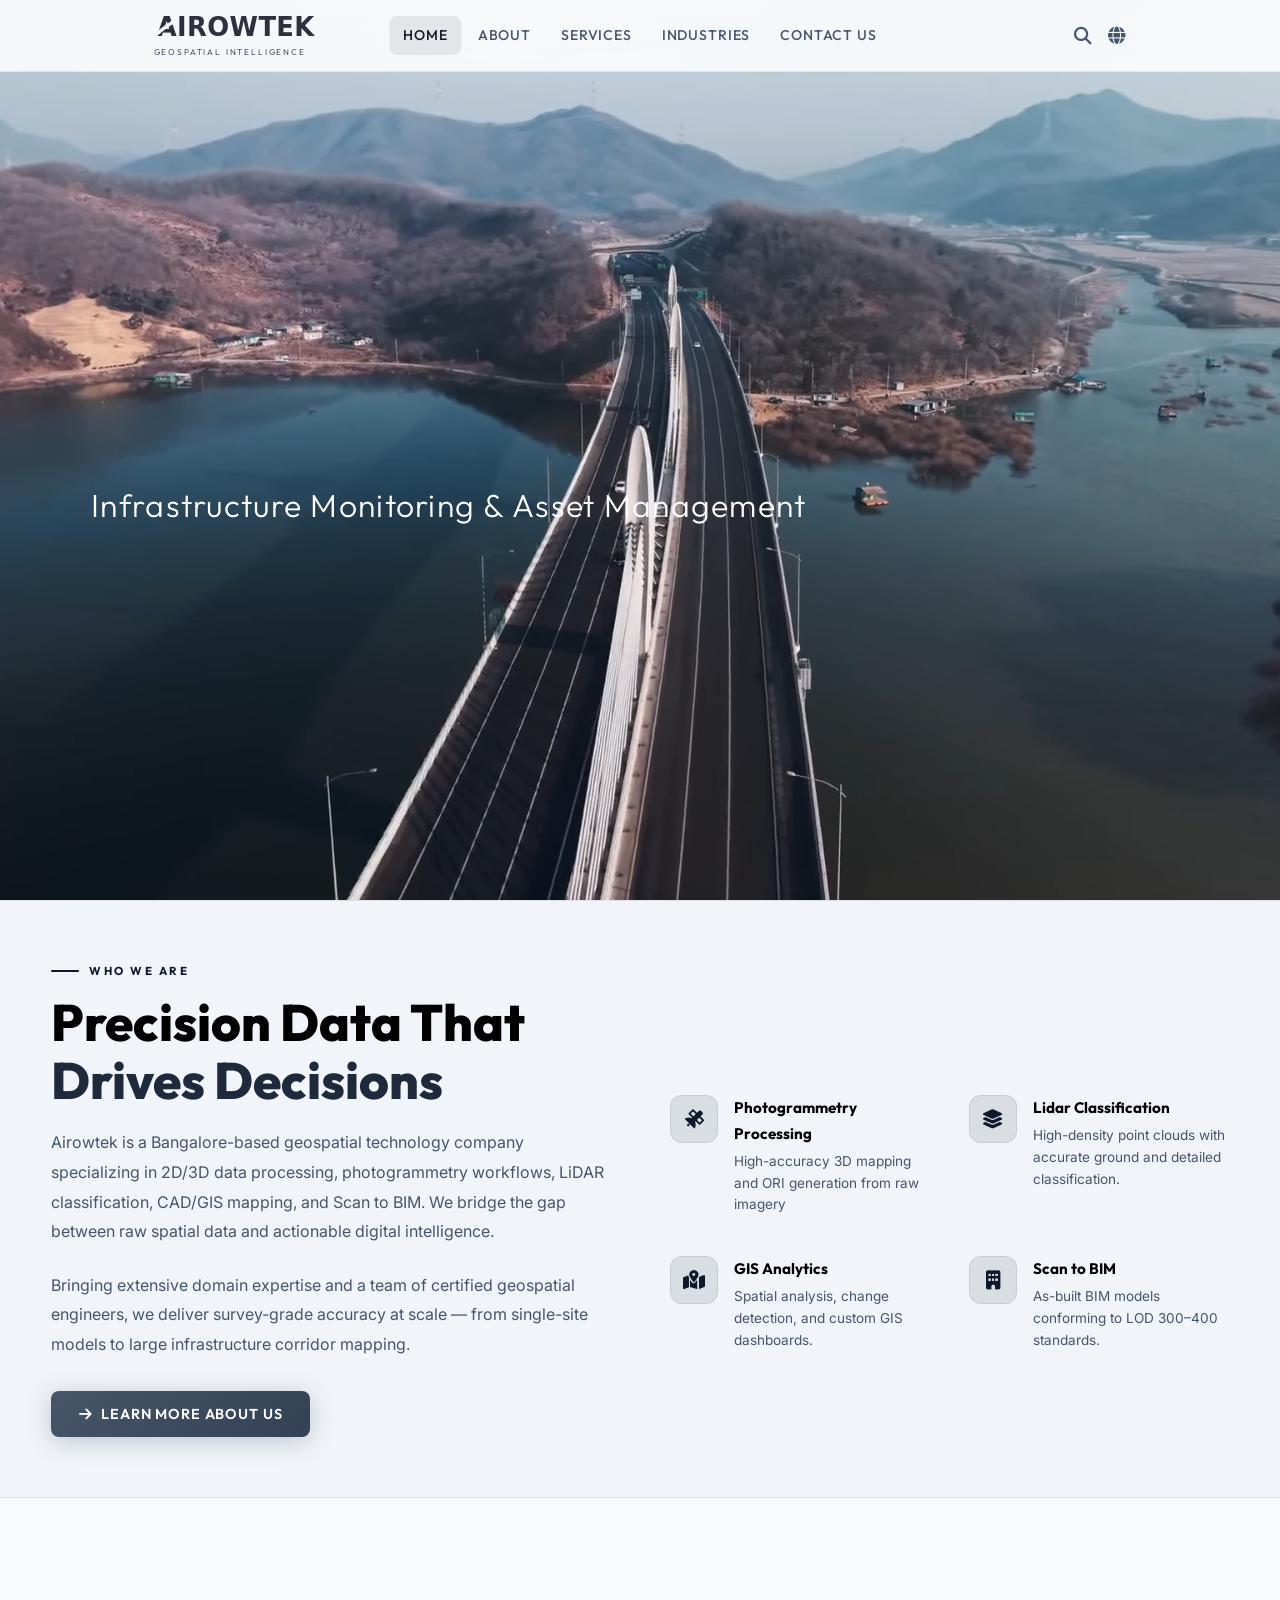
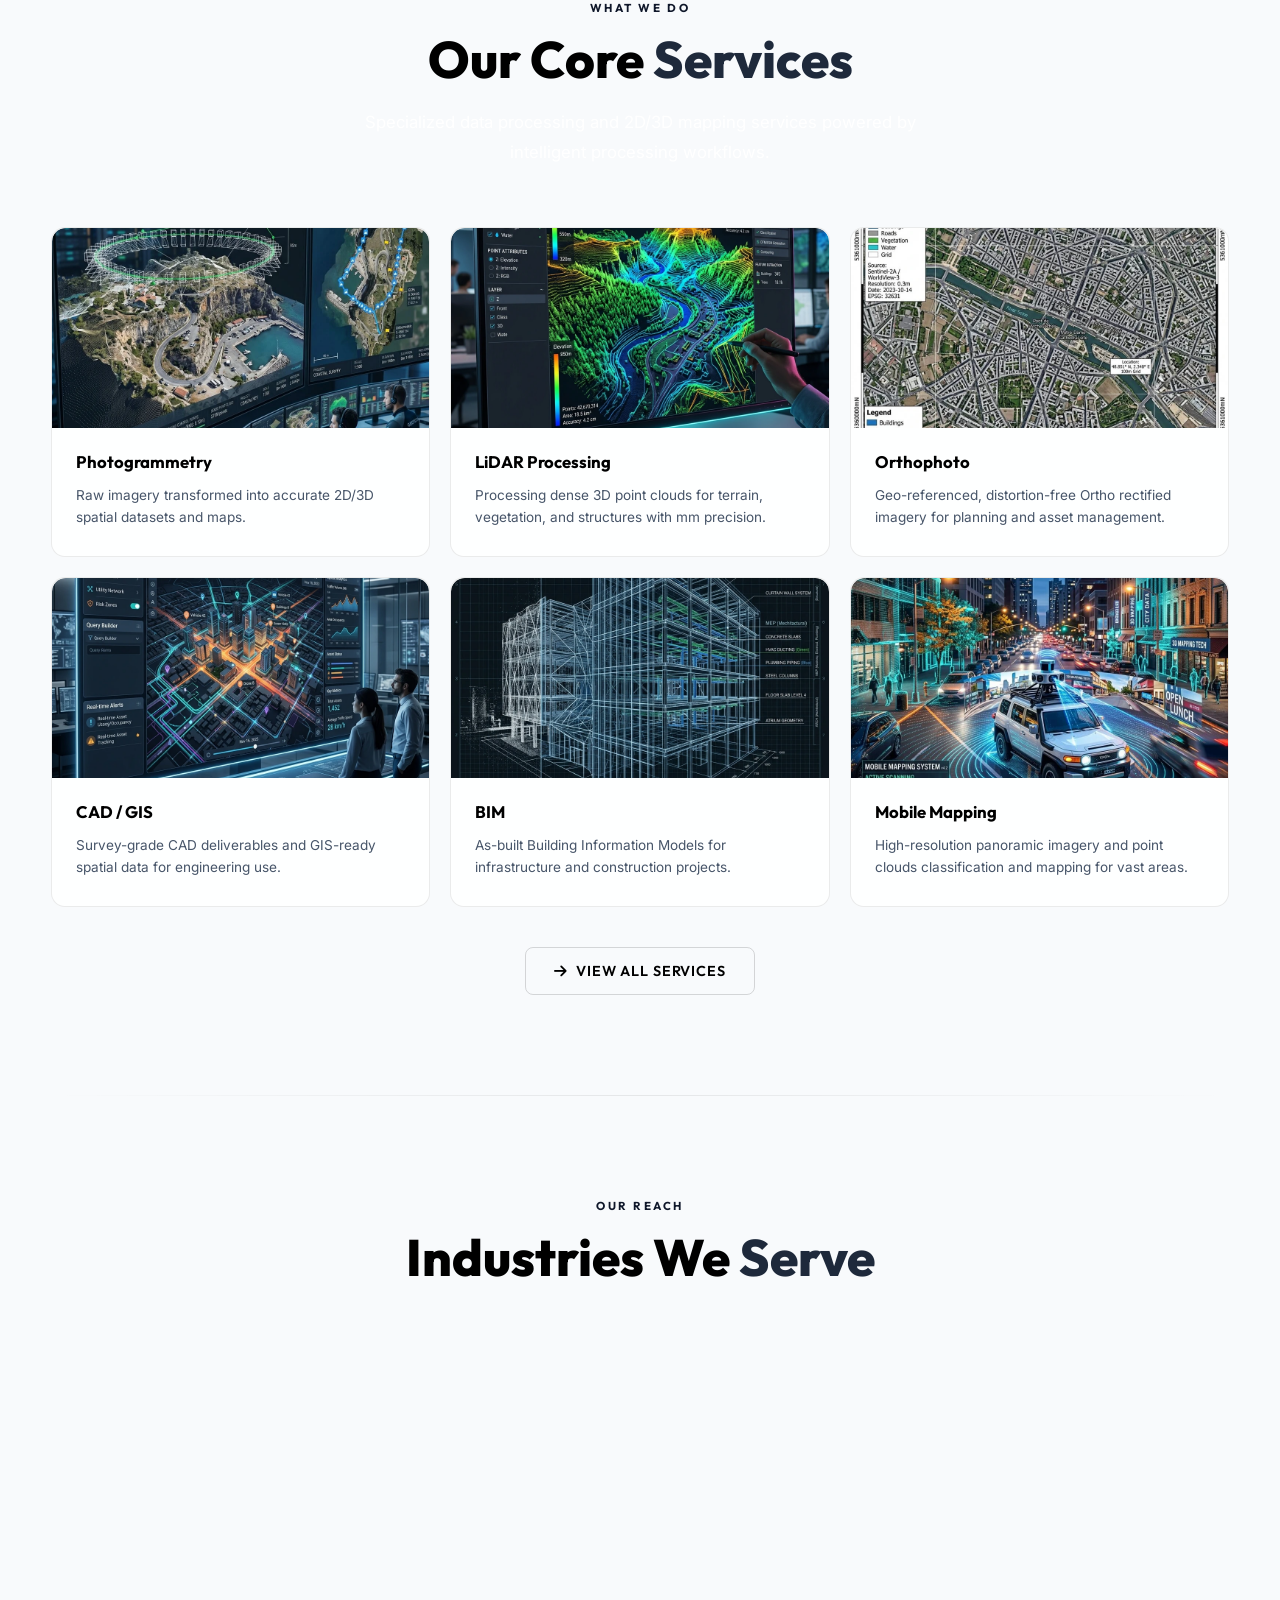
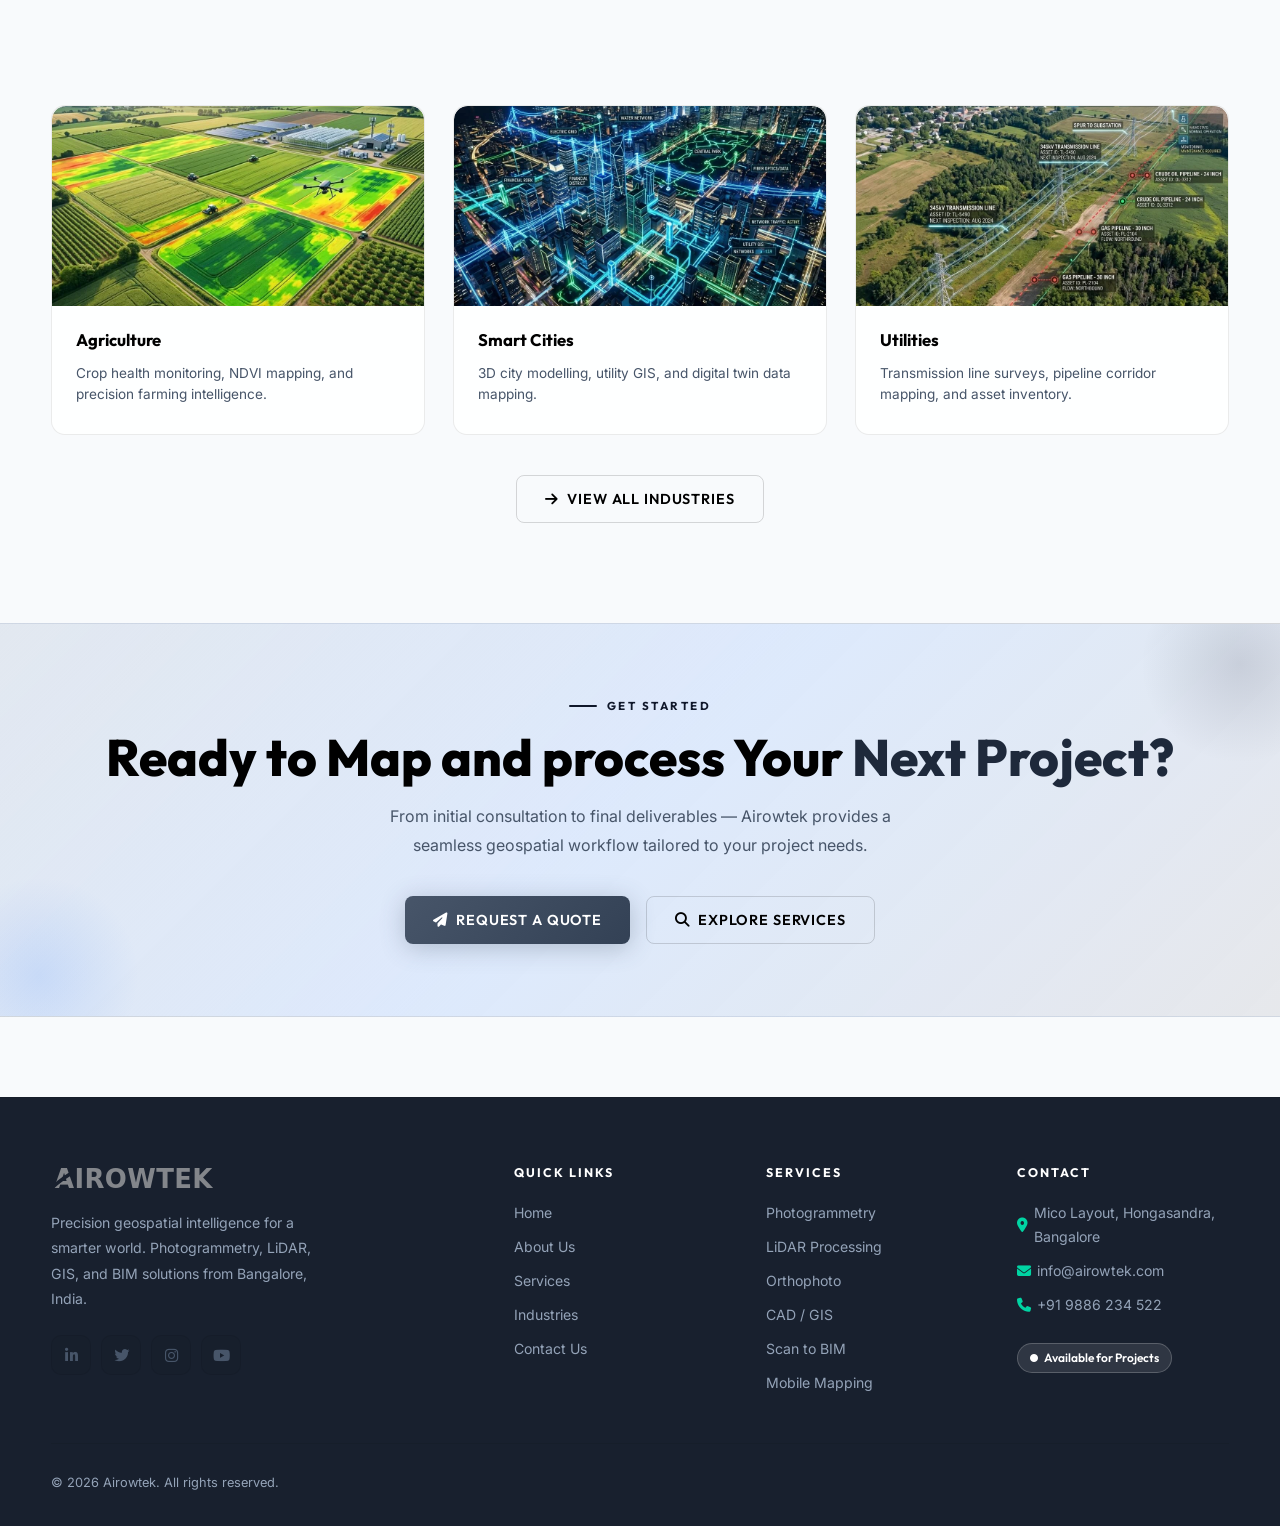
<file: index.html>
<!DOCTYPE html>
<html lang="en">

<head>
  <meta charset="UTF-8">
  <meta name="viewport" content="width=device-width, initial-scale=1.0">
  <title>Airowtek – Precision Geospatial Solutions | LiDAR, Photogrammetry & BIM</title>
  <meta name="description"
    content="Airowtek delivers cutting-edge geospatial solutions including LiDAR processing, photogrammetry, GIS mapping, and BIM services. Transforming spatial data into actionable insights from Bangalore, India.">
  <meta name="keywords"
    content="geospatial solutions, LiDAR processing, photogrammetry, GIS mapping, BIM services, 3D mapping, drone survey, point cloud processing, Bangalore, India">
  <meta name="author" content="Airowtek">
  <meta name="robots" content="index, follow">
  <link rel="canonical" href="https://airowtek.com/">

  <!-- Open Graph / Facebook -->
  <meta property="og:type" content="website">
  <meta property="og:url" content="https://airowtek.com/">
  <meta property="og:title" content="Airowtek – Precision Geospatial Solutions | LiDAR, Photogrammetry & BIM">
  <meta property="og:description"
    content="Empowering the future with cutting-edge LiDAR, Photogrammetry, and BIM solutions. Transforming spatial data into actionable, high-fidelity insights for modern industries globally.">
  <meta property="og:image" content="https://airowtek.com/asset/banner.webp">
  <meta property="og:site_name" content="Airowtek">
  <meta property="og:locale" content="en_IN">

  <!-- Twitter Card -->
  <meta name="twitter:card" content="summary_large_image">
  <meta name="twitter:title" content="Airowtek – Precision Geospatial Solutions">
  <meta name="twitter:description"
    content="Empowering the future with cutting-edge LiDAR, Photogrammetry, and BIM solutions. High-fidelity geospatial insights for modern industries.">
  <meta name="twitter:image" content="https://airowtek.com/asset/banner.webp">

  <!-- Structured Data: Organization -->
  <script type="application/ld+json">
  {
    "@context": "https://schema.org",
    "@type": "Organization",
    "name": "Airowtek",
    "url": "https://airowtek.com",
    "logo": "https://airowtek.com/asset/logo.webp",
    "description": "Precision geospatial solutions company specializing in LiDAR, Photogrammetry, GIS, and BIM services.",
    "address": {
      "@type": "PostalAddress",
      "streetAddress": "Mico Layout, Hongasandra",
      "addressLocality": "Bangalore",
      "addressRegion": "Karnataka",
      "postalCode": "560078",
      "addressCountry": "IN"
    },
    "contactPoint": {
      "@type": "ContactPoint",
      "telephone": "+91-9886-234-522",
      "contactType": "sales",
      "email": "info@airowtek.com",
      "areaServed": "IN",
      "availableLanguage": ["English", "Hindi"]
    },
    "sameAs": []
  }
  </script>

  <!-- Structured Data: WebSite (enables sitelinks search box) -->
  <script type="application/ld+json">
  {
    "@context": "https://schema.org",
    "@type": "WebSite",
    "name": "Airowtek",
    "url": "https://airowtek.com"
  }
  </script>

  <link rel="icon" type="image/svg+xml" href="asset/favicon.svg">
  <link rel="preconnect" href="https://fonts.googleapis.com">
  <link rel="preconnect" href="https://fonts.gstatic.com" crossorigin>
  <link
    href="https://fonts.googleapis.com/css2?family=Inter:wght@400;500;600;700;800&family=Outfit:wght@300;400;500;600;700;800;900&display=swap"
    rel="stylesheet">
  <link rel="stylesheet" href="https://cdnjs.cloudflare.com/ajax/libs/font-awesome/6.5.0/css/all.min.css">
  <link rel="stylesheet" href="style.css">
</head>

<body>
  <!-- Search Popup Overlay -->
  <div class="search-overlay" id="searchOverlay">
    <div class="search-popup">
      <div class="search-header">
        <i class="fas fa-search search-icon-input"></i>
        <input type="text" id="searchInput" placeholder="Search services and industries..." autocomplete="off">
        <button class="close-search" id="closeSearch">&times;</button>
      </div>
      <div class="search-results" id="searchResults">
      </div>
    </div>
  </div>

  <div class="toast" id="toast">✓ Message sent successfully!</div>
  <nav id="navbar">
    <div class="logo" href="index.html" onclick="window.location.href='index.html'">
      <div style="display: flex; flex-direction: column; align-items: flex-start;">
        <img src="asset/logo.svg" alt="Airowtek" style="height: 32px; margin-bottom: 2px;">
        <span class="logo-sub" style="margin-top: 0;">Geospatial Intelligence</span>
      </div>
    </div>
    <div class="nav-links">
      <a href="index.html" id="nav-home" class="active">Home</a>
      <a href="about.html" id="nav-about">About</a>
      <a href="services.html" id="nav-services">Services</a>
      <a href="industries.html" id="nav-industries">Industries</a>
      <a href="contact.html" id="nav-contact">Contact Us</a>
    </div>
    <div class="nav-icons">
      <a href="#" id="searchIcon"><i class="fas fa-search"></i></a>
      <a href="#"><i class="fas fa-globe"></i></a>
    </div>
    <div class="hamburger" id="hamburger">
      <span></span><span></span><span></span>
    </div>
  </nav>
  <div class="mobile-menu" id="mobileMenu">
    <a href="index.html">Home</a>
    <a href="about.html">About</a>
    <a href="services.html">Services</a>
    <a href="industries.html">Industries</a>
    <a href="contact.html">Contact Us</a>
  </div>

  <div class="page" id="home">
    <!-- HERO -->
    <section class="hero">
      <!-- Background video container -->
      <video id="heroVideo" autoplay loop muted playsinline
        style="position: absolute; top: 0; left: 0; width: 100%; height: 100%; object-fit: cover; z-index: 0; pointer-events: none;">
        <source src="asset/banner.webm" type="video/webm">
        <source src="asset/banner.mp4" type="video/mp4">
      </video>
      <!-- Dark overlay for text readability -->
      <!-- <div class="hero-video-overlay"></div> -->

      <!-- Hero Text Overlay -->
      <div class="hero-content">
        <div style="max-width:720px">
          <h1 class="hero-title">
            <br>
            <span></span>
          </h1>
          <p class="hero-subtitle" id="dynamicSubtitle" style="min-height: 2em; transition: 0.3s ease;">
            Infrastructure Monitoring & Asset Management</p>
          <p class="hero-desc">

          </p>

        </div>
      </div>

    </section>

    <!-- INTRO -->
    <section class="intro-strip" id="intro">
      <div class="intro-inner">
        <div style="display:grid;grid-template-columns:1fr 1fr;gap:60px;align-items:center">
          <div>
            <div class="section-tag">Who We Are</div>
            <h2 class="section-title">Precision Data That <span>Drives Decisions</span></h2>
            <p style="color:var(--text-muted);line-height:1.85;margin-bottom:24px">
              Airowtek is a Bangalore-based geospatial technology company specializing in 2D/3D data
              processing,
              photogrammetry workflows, LiDAR classification, CAD/GIS mapping, and Scan to BIM. We bridge the gap
              between raw spatial data and actionable digital intelligence.
            </p>
            <p style="color:var(--text-muted);line-height:1.85;margin-bottom:32px">
              Bringing extensive domain expertise and a team of certified geospatial engineers, we deliver survey-grade
              accuracy at scale — from single-site models to large infrastructure corridor mapping.
            </p>
            <button class="btn btn-primary" onclick="window.location.href='about.html'"><i
                class="fas fa-arrow-right"></i>
              Learn More About Us</button>
          </div>
          <div>
            <div class="feature-row">
              <div class="feature-item">
                <div class="feat-icon"><i class="fas fa-satellite"></i></div>
                <div class="feat-text">
                  <h4>Photogrammetry Processing</h4>
                  <p>High-accuracy 3D mapping and ORI generation from raw imagery</p>
                </div>
              </div>
              <div class="feature-item">
                <div class="feat-icon"><i class="fas fa-layer-group"></i></div>
                <div class="feat-text">
                  <h4>Lidar Classification</h4>
                  <p>High-density point clouds with accurate ground and detailed classification.</p>
                </div>
              </div>
              <div class="feature-item">
                <div class="feat-icon"><i class="fas fa-map-marked-alt"></i></div>
                <div class="feat-text">
                  <h4>GIS Analytics</h4>
                  <p>Spatial analysis, change detection, and custom GIS dashboards.</p>
                </div>
              </div>
              <div class="feature-item">
                <div class="feat-icon"><i class="fas fa-building"></i></div>
                <div class="feat-text">
                  <h4>Scan to BIM</h4>
                  <p>As-built BIM models conforming to LOD 300–400 standards.</p>
                </div>
              </div>
            </div>
          </div>
        </div>
      </div>
    </section>

    <!-- SERVICES PREVIEW -->
    <section class="section">
      <div style="max-width:1200px;margin:0 auto">
        <div class="section-header text-center">
          <div class="section-tag">What We Do</div>
          <h2 class="section-title">Our Core <span>Services</span></h2>
          <p class="section-lead">Specialized data processing and 2D/3D mapping services powered by intelligent
            processing workflows.</p>
        </div>
        <div class="services-preview-grid">
          <div class="srv-card" onclick="window.location.href='services.html'">
            <img src="asset/home_srv_photogrammetry_1790360968047.webp" alt="Photogrammetry" class="srv-img"
              loading="lazy">
            <h3>Photogrammetry</h3>
            <p>Raw imagery transformed into accurate 2D/3D spatial datasets and maps.</p>
          </div>
          <div class="srv-card" onclick="window.location.href='services.html'">
            <img src="asset/home_srv_lidar_1790360980997.webp" alt="LiDAR Processing" class="srv-img" loading="lazy">
            <h3>LiDAR Processing</h3>
            <p>Processing dense 3D point clouds for terrain, vegetation, and structures with mm precision.</p>
          </div>
          <div class="srv-card" onclick="window.location.href='services.html'">
            <img src="asset/home_srv_ortho_1790360994892.webp" alt="Orthophoto" class="srv-img" loading="lazy">
            <h3>Orthophoto</h3>
            <p>Geo-referenced, distortion-free Ortho rectified imagery for planning and asset management.</p>
          </div>
          <div class="srv-card" onclick="window.location.href='services.html'">
            <img src="asset/home_srv_gis_1790361008824.webp" alt="CAD / GIS" class="srv-img" loading="lazy">
            <h3>CAD / GIS</h3>
            <p>Survey-grade CAD deliverables and GIS-ready spatial data for engineering use.</p>
          </div>
          <div class="srv-card" onclick="window.location.href='services.html'">
            <img src="asset/home_srv_bim_1790361019150.webp" alt="BIM" class="srv-img" loading="lazy">
            <h3>BIM</h3>
            <p>As-built Building Information Models for infrastructure and construction projects.</p>
          </div>
          <div class="srv-card" onclick="window.location.href='services.html'">
            <img src="asset/home_srv_mobile_1790361031391.webp" alt="Mobile Mapping" class="srv-img" loading="lazy">
            <h3>Mobile Mapping</h3>
            <p>High-resolution panoramic imagery and point clouds classification and mapping for vast areas.</p>
          </div>
        </div>
        <div style="text-align:center;margin-top:40px">
          <button class="btn btn-outline" onclick="window.location.href='services.html'"><i
              class="fas fa-arrow-right"></i> View All Services</button>
        </div>
      </div>
    </section>

    <div class="divider"></div>

    <!-- INDUSTRIES PREVIEW -->
    <section class="section">
      <div style="max-width:1200px;margin:0 auto">
        <div class="section-header text-center">
          <div class="section-tag">Our Reach</div>
          <h2 class="section-title">Industries We <span>Serve</span></h2>
        </div>
        <div class="grid-3">
          <div class="srv-card" onclick="window.location.href='industries.html'">
            <img src="asset/home_ind_infrastructure_1790361056056.webp" alt="Infrastructure" class="srv-img"
              loading="lazy">
            <h3>Infrastructure</h3>
            <p>Road networks, highways, railways, bridges, and corridor mapping operations.</p>
          </div>
          <div class="srv-card" onclick="window.location.href='industries.html'">
            <img src="asset/home_ind_urban_1790361069208.webp" alt="Urban Planning" class="srv-img" loading="lazy">
            <h3>Urban Planning</h3>
            <p>Land parcel preparation, complete city mapping, and LOD2 for urban planning.</p>
          </div>
          <div class="srv-card" onclick="window.location.href='industries.html'">
            <img src="asset/home_ind_mining_1790361080698.webp" alt="Mining" class="srv-img" loading="lazy">
            <h3>Mining</h3>
            <p>Open-pit volume calculations, haul road surveys, and stockpile monitoring.</p>
          </div>
          <div class="srv-card" onclick="window.location.href='industries.html'">
            <img src="asset/home_ind_agriculture_1790390931180.webp" alt="Agriculture" class="srv-img" loading="lazy">
            <h3>Agriculture</h3>
            <p>Crop health monitoring, NDVI mapping, and precision farming intelligence.</p>
          </div>
          <div class="srv-card" onclick="window.location.href='industries.html'">
            <img src="asset/home_ind_smartcity_1790390946255.webp" alt="Smart Cities" class="srv-img" loading="lazy">
            <h3>Smart Cities</h3>
            <p>3D city modelling, utility GIS, and digital twin data mapping.</p>
          </div>
          <div class="srv-card" onclick="window.location.href='industries.html'">
            <img src="asset/home_ind_utilities_1790390957984.webp" alt="Utilities" class="srv-img" loading="lazy">
            <h3>Utilities</h3>
            <p>Transmission line surveys, pipeline corridor mapping, and asset inventory.</p>
          </div>
        </div>
        <div style="text-align:center;margin-top:40px">
          <button class="btn btn-outline" onclick="window.location.href='industries.html'"><i
              class="fas fa-arrow-right"></i> View All Industries</button>
        </div>
      </div>
    </section>

    <!-- CTA SECTION -->
    <div class="cta-section">
      <div class="section-tag" style="justify-content:center;margin-bottom:12px">Get Started</div>
      <h2 class="section-title" style="margin-bottom:16px">Ready to Map and process Your <span>Next Project?</span></h2>
      <p style="color:var(--text-muted);max-width:520px;margin:0 auto 36px;line-height:1.8">From initial consultation to
        final deliverables — Airowtek provides a seamless geospatial workflow tailored to your project needs.</p>
      <div style="display:flex;gap:16px;justify-content:center;flex-wrap:wrap">
        <button class="btn btn-primary" onclick="window.location.href='contact.html'"><i class="fas fa-paper-plane"></i>
          Request a Quote</button>
        <button class="btn btn-outline" onclick="window.location.href='services.html'"><i class="fas fa-search"></i>
          Explore Services</button>
      </div>
    </div>
    <footer>
      <div class="footer-grid">
        <div class="footer-brand">
          <div class="logo" style="cursor:default">
            <img src="asset/logo-footer.svg" alt="Airowtek" style="height: 32px;">
          </div>
          <p>Precision geospatial intelligence for a smarter world. Photogrammetry, LiDAR, GIS, and BIM solutions from
            Bangalore, India.</p>
          <div class="footer-social">
            <a class="social-btn" href="#"><i class="fab fa-linkedin-in"></i></a>
            <a class="social-btn" href="#"><i class="fab fa-twitter"></i></a>
            <a class="social-btn" href="#"><i class="fab fa-instagram"></i></a>
            <a class="social-btn" href="#"><i class="fab fa-youtube"></i></a>
          </div>
        </div>
        <div class="footer-col">
          <h4>Quick Links</h4>
          <ul>
            <li><a href="index.html">Home</a></li>
            <li><a href="about.html">About Us</a></li>
            <li><a href="services.html">Services</a></li>
            <li><a href="industries.html">Industries</a></li>
            <li><a href="contact.html">Contact Us</a></li>
          </ul>
        </div>
        <div class="footer-col">
          <h4>Services</h4>
          <ul>
            <li><a href="services.html#photogrammetry">Photogrammetry</a></li>
            <li><a href="services.html#lidar">LiDAR Processing</a></li>
            <li><a href="services.html#orthophoto">Orthophoto</a></li>
            <li><a href="services.html#cad-gis">CAD / GIS</a></li>
            <li><a href="services.html#bim">Scan to BIM</a></li>
            <li><a href="services.html#mobile-mapping">Mobile Mapping</a></li>
          </ul>
        </div>
        <div class="footer-col">
          <h4>Contact</h4>
          <ul>
            <li><i class="fas fa-map-marker-alt" style="color:#00d4a3"></i> Mico Layout, Hongasandra,
              Bangalore</li>
            <li><i class="fas fa-envelope" style="color:#00d4a3"></i> info@airowtek.com</li>
            <li><i class="fas fa-phone" style="color:#00d4a3"></i> +91 9886 234 522</li>
            <li style="margin-top:16px"><span class="pill-green"><i class="fas fa-circle" style="font-size:0.5rem"></i>
                Available for Projects</span></li>
          </ul>
        </div>
      </div>
      <div class="footer-bottom">
        <p>© 2026 Airowtek. All rights reserved.</p>
      </div>
    </footer>
  </div>



  <script src="script.js"></script>
</body>

</html>
</file>
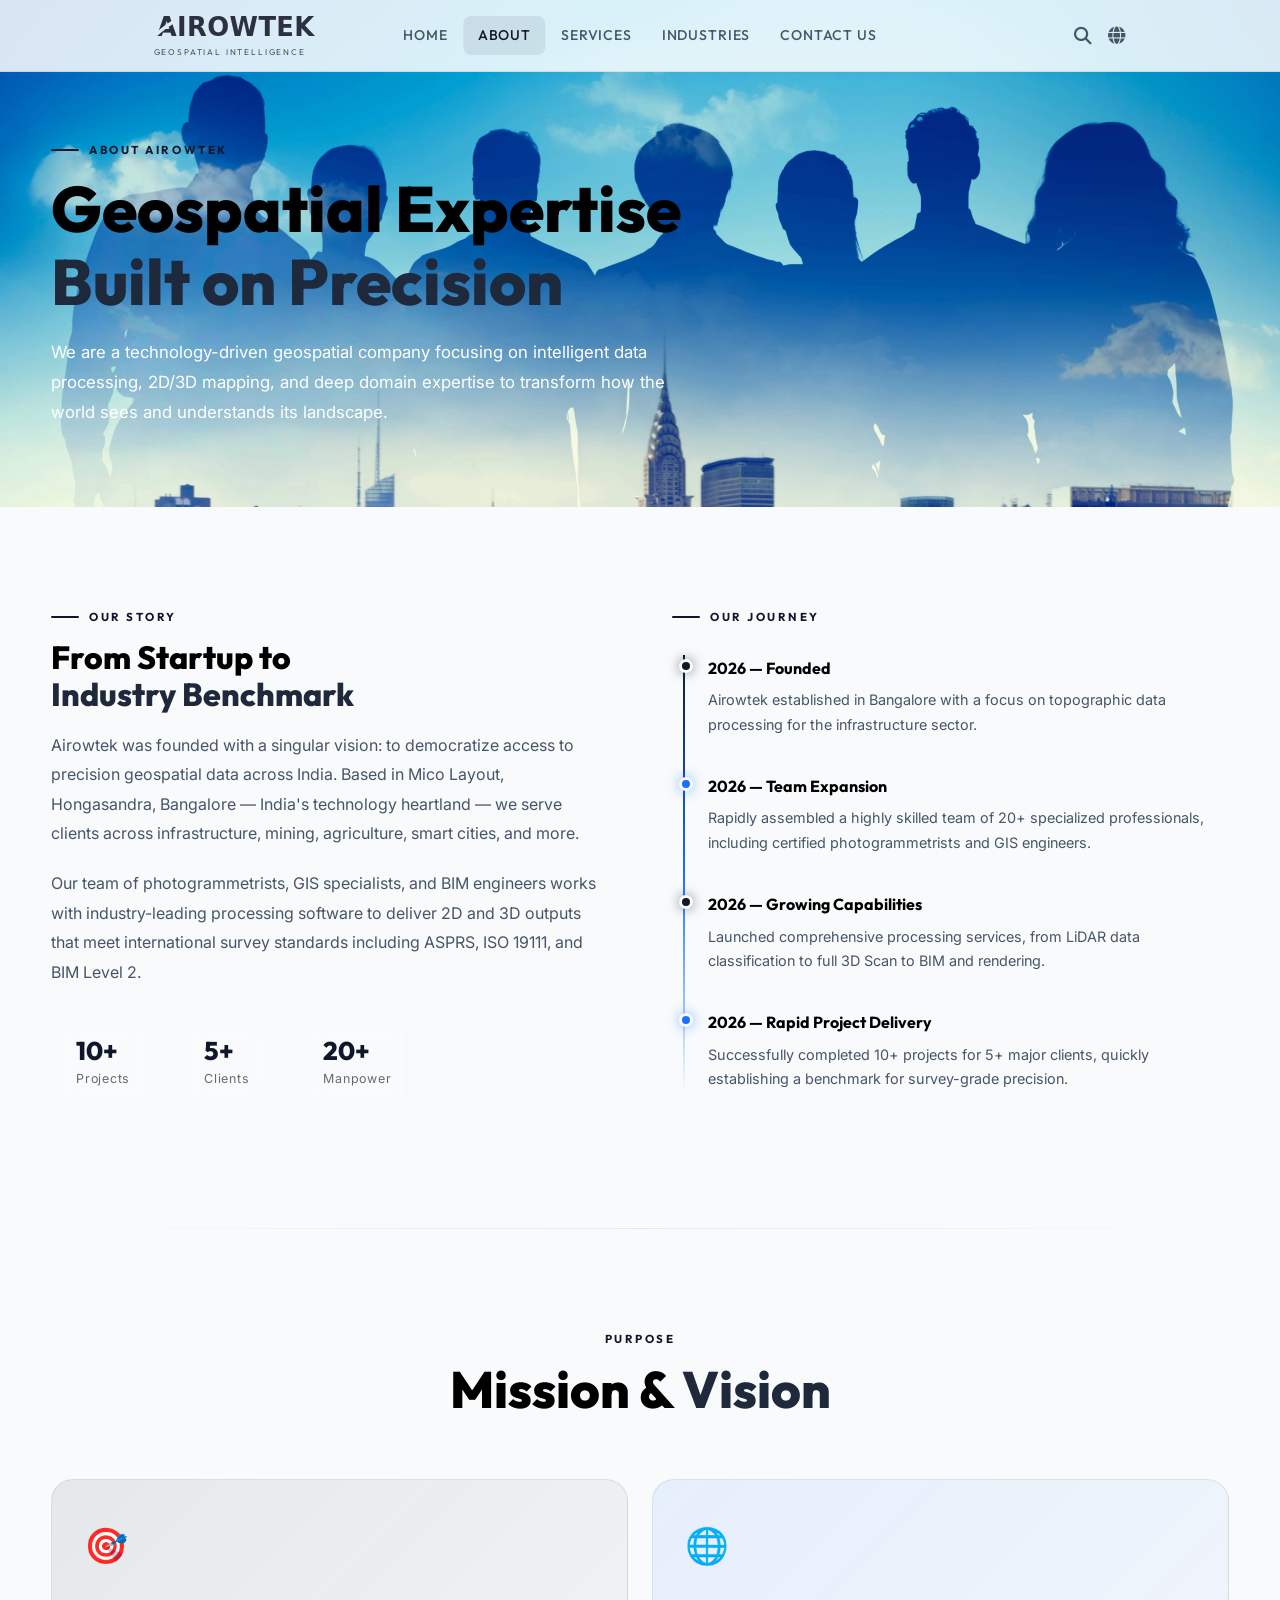
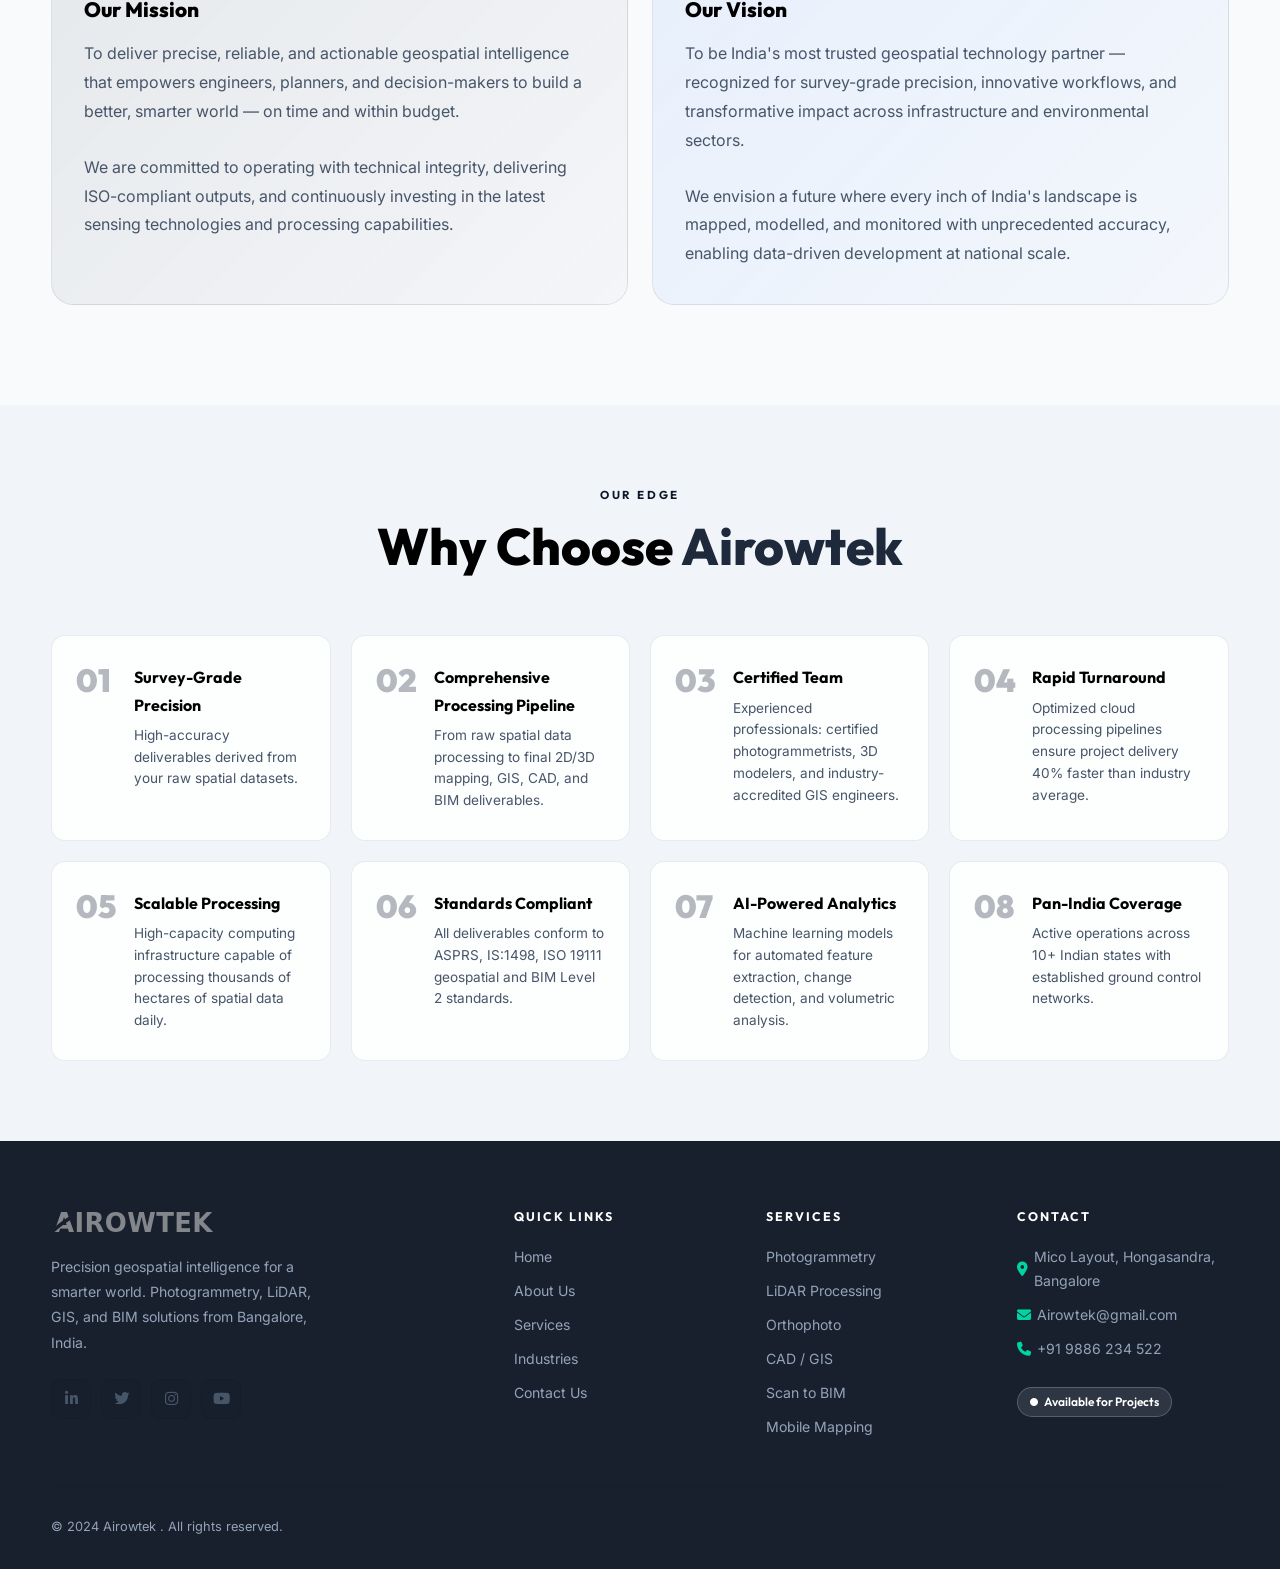
<file: about.html>
<!DOCTYPE html>
<html lang="en">

<head>
  <meta charset="UTF-8">
  <meta name="viewport" content="width=device-width, initial-scale=1.0">
  <title>Airowtek – Precision Geospatial Solutions</title>
  <link rel="icon" type="image/svg+xml" href="asset/favicon.svg">
  <link rel="preconnect" href="https://fonts.googleapis.com">
  <link rel="preconnect" href="https://fonts.gstatic.com" crossorigin>
  <link
    href="https://fonts.googleapis.com/css2?family=Inter:wght@400;500;600;700;800&family=Outfit:wght@300;400;500;600;700;800;900&display=swap"
    rel="stylesheet">
  <link rel="stylesheet" href="https://cdnjs.cloudflare.com/ajax/libs/font-awesome/6.5.0/css/all.min.css">
  <link rel="stylesheet" href="style.css">
</head>

<body>
  <!-- Search Popup Overlay -->
  <div class="search-overlay" id="searchOverlay">
    <div class="search-popup">
      <div class="search-header">
        <i class="fas fa-search search-icon-input"></i>
        <input type="text" id="searchInput" placeholder="Search services and industries..." autocomplete="off">
        <button class="close-search" id="closeSearch">&times;</button>
      </div>
      <div class="search-results" id="searchResults">
      </div>
    </div>
  </div>

  <div class="toast" id="toast">✓ Message sent successfully!</div>
  <nav id="navbar">
    <div class="logo" href="index.html" onclick="window.location.href='index.html'">
      <div style="display: flex; flex-direction: column; align-items: flex-start;">
        <img src="asset/logo.svg" alt="Airowtek" style="height: 32px; margin-bottom: 2px;">
        <span class="logo-sub" style="margin-top: 0;">Geospatial Intelligence</span>
      </div>
    </div>
    <div class="nav-links">
      <a href="index.html" id="nav-home" class="active">Home</a>
      <a href="about.html" id="nav-about">About</a>
      <a href="services.html" id="nav-services">Services</a>
      <a href="industries.html" id="nav-industries">Industries</a>
      <a href="contact.html" id="nav-contact">Contact Us</a>
    </div>
    <div class="nav-icons">
      <a href="#" id="searchIcon"><i class="fas fa-search"></i></a>
      <a href="#"><i class="fas fa-globe"></i></a>
    </div>
    <div class="hamburger" id="hamburger">
      <span></span><span></span><span></span>
    </div>
  </nav>
  <div class="mobile-menu" id="mobileMenu">
    <a href="index.html">Home</a>
    <a href="about.html">About</a>
    <a href="services.html">Services</a>
    <a href="industries.html">Industries</a>
    <a href="contact.html">Contact Us</a>
  </div>

  <div class="page" id="about">
    <section class="about-hero">
      <div style="max-width:1200px;margin:0 auto">
        <div class="section-tag">About Airowtek</div>
        <h1 class="section-title" style="font-size:clamp(2.2rem,5vw,4rem)">Geospatial Expertise<br><span>Built on
            Precision</span></h1>
        <p class="section-lead" style="max-width:620px">We are a technology-driven geospatial company focusing on
          intelligent data processing, 2D/3D mapping, and deep domain expertise to transform how the world sees and
          understands its landscape.</p>
      </div>
    </section>

    <!-- Company Overview -->
    <section class="section">
      <div style="max-width:1200px;margin:0 auto;display:grid;grid-template-columns:1fr 1fr;gap:64px;align-items:start">
        <div>
          <div class="section-tag">Our Story</div>
          <h2 class="section-title" style="font-size:2rem">From Startup to<br><span>Industry Benchmark</span></h2>
          <p style="color:var(--text-muted);line-height:1.85;margin-bottom:20px">
            Airowtek was founded with a singular vision: to democratize access to precision geospatial
            data across India. Based in Mico Layout, Hongasandra, Bangalore — India's technology heartland — we serve
            clients across
            infrastructure, mining, agriculture, smart cities, and more.
          </p>
          <p style="color:var(--text-muted);line-height:1.85;margin-bottom:32px">
            Our team of photogrammetrists, GIS specialists, and BIM engineers works with industry-leading processing
            software to deliver 2D and 3D outputs that meet international survey standards including ASPRS, ISO 19111,
            and BIM Level 2.
          </p>
          <div style="display:flex;gap:24px;flex-wrap:wrap">
            <div class="stat-card">
              <div class="num" style="font-size:1.6rem">10+</div>
              <div class="label">Projects</div>
            </div>
            <div class="stat-card">
              <div class="num" style="font-size:1.6rem">5+</div>
              <div class="label">Clients</div>
            </div>
            <div class="stat-card">
              <div class="num" style="font-size:1.6rem">20+</div>
              <div class="label">Manpower</div>
            </div>
          </div>
        </div>
        <div>
          <div class="section-tag" style="margin-bottom:28px">Our Journey</div>
          <div class="timeline">
            <div class="tl-item">
              <div class="tl-dot"></div>
              <h4>2026 — Founded</h4>
              <p>Airowtek established in Bangalore with a focus on topographic data processing for the infrastructure
                sector.</p>
            </div>
            <div class="tl-item">
              <div class="tl-dot" style="background:var(--blue-primary);box-shadow:0 0 12px rgba(26,111,255,0.5)"></div>
              <h4>2026 — Team Expansion</h4>
              <p>Rapidly assembled a highly skilled team of 20+ specialized professionals, including certified
                photogrammetrists and GIS engineers.</p>
            </div>
            <div class="tl-item">
              <div class="tl-dot"></div>
              <h4>2026 — Growing Capabilities</h4>
              <p>Launched comprehensive processing services, from LiDAR data classification to full 3D Scan to BIM
                and rendering.</p>
            </div>
            <div class="tl-item">
              <div class="tl-dot" style="background:var(--blue-primary);box-shadow:0 0 12px rgba(26,111,255,0.5)"></div>
              <h4>2026 — Rapid Project Delivery</h4>
              <p>Successfully completed 10+ projects for 5+ major clients, quickly establishing a benchmark for
                survey-grade precision.</p>
            </div>
          </div>
        </div>
      </div>
    </section>

    <div class="divider"></div>

    <!-- Mission & Vision -->
    <section class="section">
      <div style="max-width:1200px;margin:0 auto">
        <div class="section-header text-center">
          <div class="section-tag">Purpose</div>
          <h2 class="section-title">Mission & <span>Vision</span></h2>
        </div>
        <div class="mv-grid">
          <div class="mv-card mission">
            <div class="mv-icon">🎯</div>
            <h3>Our Mission</h3>
            <p>To deliver precise, reliable, and actionable geospatial intelligence that empowers engineers, planners,
              and decision-makers to build a better, smarter world — on time and within budget.</p>
            <br>
            <p>We are committed to operating with technical integrity, delivering ISO-compliant outputs, and
              continuously investing in the latest sensing technologies and processing capabilities.</p>
          </div>
          <div class="mv-card vision">
            <div class="mv-icon">🌐</div>
            <h3>Our Vision</h3>
            <p>To be India's most trusted geospatial technology partner — recognized for survey-grade precision,
              innovative workflows, and transformative impact across infrastructure and environmental sectors.</p>
            <br>
            <p>We envision a future where every inch of India's landscape is mapped, modelled, and monitored with
              unprecedented accuracy, enabling data-driven development at national scale.</p>
          </div>
        </div>
      </div>
    </section>

    <!-- Why Choose Us -->
    <section class="section" style="background:var(--navy-mid);padding:80px 4%">
      <div style="max-width:1200px;margin:0 auto">
        <div class="section-header text-center">
          <div class="section-tag">Our Edge</div>
          <h2 class="section-title">Why Choose <span>Airowtek</span></h2>
        </div>
        <div class="why-grid">
          <div class="why-item">
            <div class="why-num">01</div>
            <div>
              <h4>Survey-Grade Precision</h4>
              <p>High-accuracy deliverables derived from your raw spatial datasets.</p>
            </div>
          </div>
          <div class="why-item">
            <div class="why-num">02</div>
            <div>
              <h4>Comprehensive Processing Pipeline</h4>
              <p>From raw spatial data processing to final 2D/3D mapping, GIS, CAD, and BIM deliverables.</p>
            </div>
          </div>
          <div class="why-item">
            <div class="why-num">03</div>
            <div>
              <h4>Certified Team</h4>
              <p>Experienced professionals: certified photogrammetrists, 3D modelers, and industry-accredited GIS
                engineers.</p>
            </div>
          </div>
          <div class="why-item">
            <div class="why-num">04</div>
            <div>
              <h4>Rapid Turnaround</h4>
              <p>Optimized cloud processing pipelines ensure project delivery 40% faster than industry average.</p>
            </div>
          </div>
          <div class="why-item">
            <div class="why-num">05</div>
            <div>
              <h4>Scalable Processing</h4>
              <p>High-capacity computing infrastructure capable of processing thousands of hectares of spatial data
                daily.</p>
            </div>
          </div>
          <div class="why-item">
            <div class="why-num">06</div>
            <div>
              <h4>Standards Compliant</h4>
              <p>All deliverables conform to ASPRS, IS:1498, ISO 19111 geospatial and BIM Level 2 standards.</p>
            </div>
          </div>
          <div class="why-item">
            <div class="why-num">07</div>
            <div>
              <h4>AI-Powered Analytics</h4>
              <p>Machine learning models for automated feature extraction, change detection, and volumetric analysis.
              </p>
            </div>
          </div>
          <div class="why-item">
            <div class="why-num">08</div>
            <div>
              <h4>Pan-India Coverage</h4>
              <p>Active operations across 10+ Indian states with established ground control networks.</p>
            </div>
          </div>
        </div>
      </div>
    </section>
    <footer>
      <div class="footer-grid">
        <div class="footer-brand">
          <div class="logo" style="cursor:default">
            <img src="asset/logo-footer.svg" alt="Airowtek" style="height: 32px;">
          </div>
          <p>Precision geospatial intelligence for a smarter world. Photogrammetry, LiDAR, GIS, and BIM solutions from
            Bangalore, India.</p>
          <div class="footer-social">
            <a class="social-btn" href="#"><i class="fab fa-linkedin-in"></i></a>
            <a class="social-btn" href="#"><i class="fab fa-twitter"></i></a>
            <a class="social-btn" href="#"><i class="fab fa-instagram"></i></a>
            <a class="social-btn" href="#"><i class="fab fa-youtube"></i></a>
          </div>
        </div>
        <div class="footer-col">
          <h4>Quick Links</h4>
          <ul>
            <li><a href="index.html">Home</a></li>
            <li><a href="about.html">About Us</a></li>
            <li><a href="services.html">Services</a></li>
            <li><a href="industries.html">Industries</a></li>
            <li><a href="contact.html">Contact Us</a></li>
          </ul>
        </div>
        <div class="footer-col">
          <h4>Services</h4>
          <ul>
            <li><a href="services.html#photogrammetry">Photogrammetry</a></li>
            <li><a href="services.html#lidar">LiDAR Processing</a></li>
            <li><a href="services.html#orthophoto">Orthophoto</a></li>
            <li><a href="services.html#cad-gis">CAD / GIS</a></li>
            <li><a href="services.html#bim">Scan to BIM</a></li>
            <li><a href="services.html#mobile-mapping">Mobile Mapping</a></li>
          </ul>
        </div>
        <div class="footer-col">
          <h4>Contact</h4>
          <ul>
            <li><i class="fas fa-map-marker-alt" style="color:#00d4a3"></i> Mico Layout, Hongasandra,
              Bangalore</li>
            <li><i class="fas fa-envelope" style="color:#00d4a3"></i> Airowtek@gmail.com</li>
            <li><i class="fas fa-phone" style="color:#00d4a3"></i> +91 9886 234 522</li>
            <li style="margin-top:16px"><span class="pill-green"><i class="fas fa-circle" style="font-size:0.5rem"></i>
                Available for Projects</span></li>
          </ul>
        </div>
      </div>
      <div class="footer-bottom">
        <p>© 2024 Airowtek . All rights reserved.</p>
      </div>
    </footer>
  </div>



  <script src="script.js"></script>
</body>

</html>
</file>
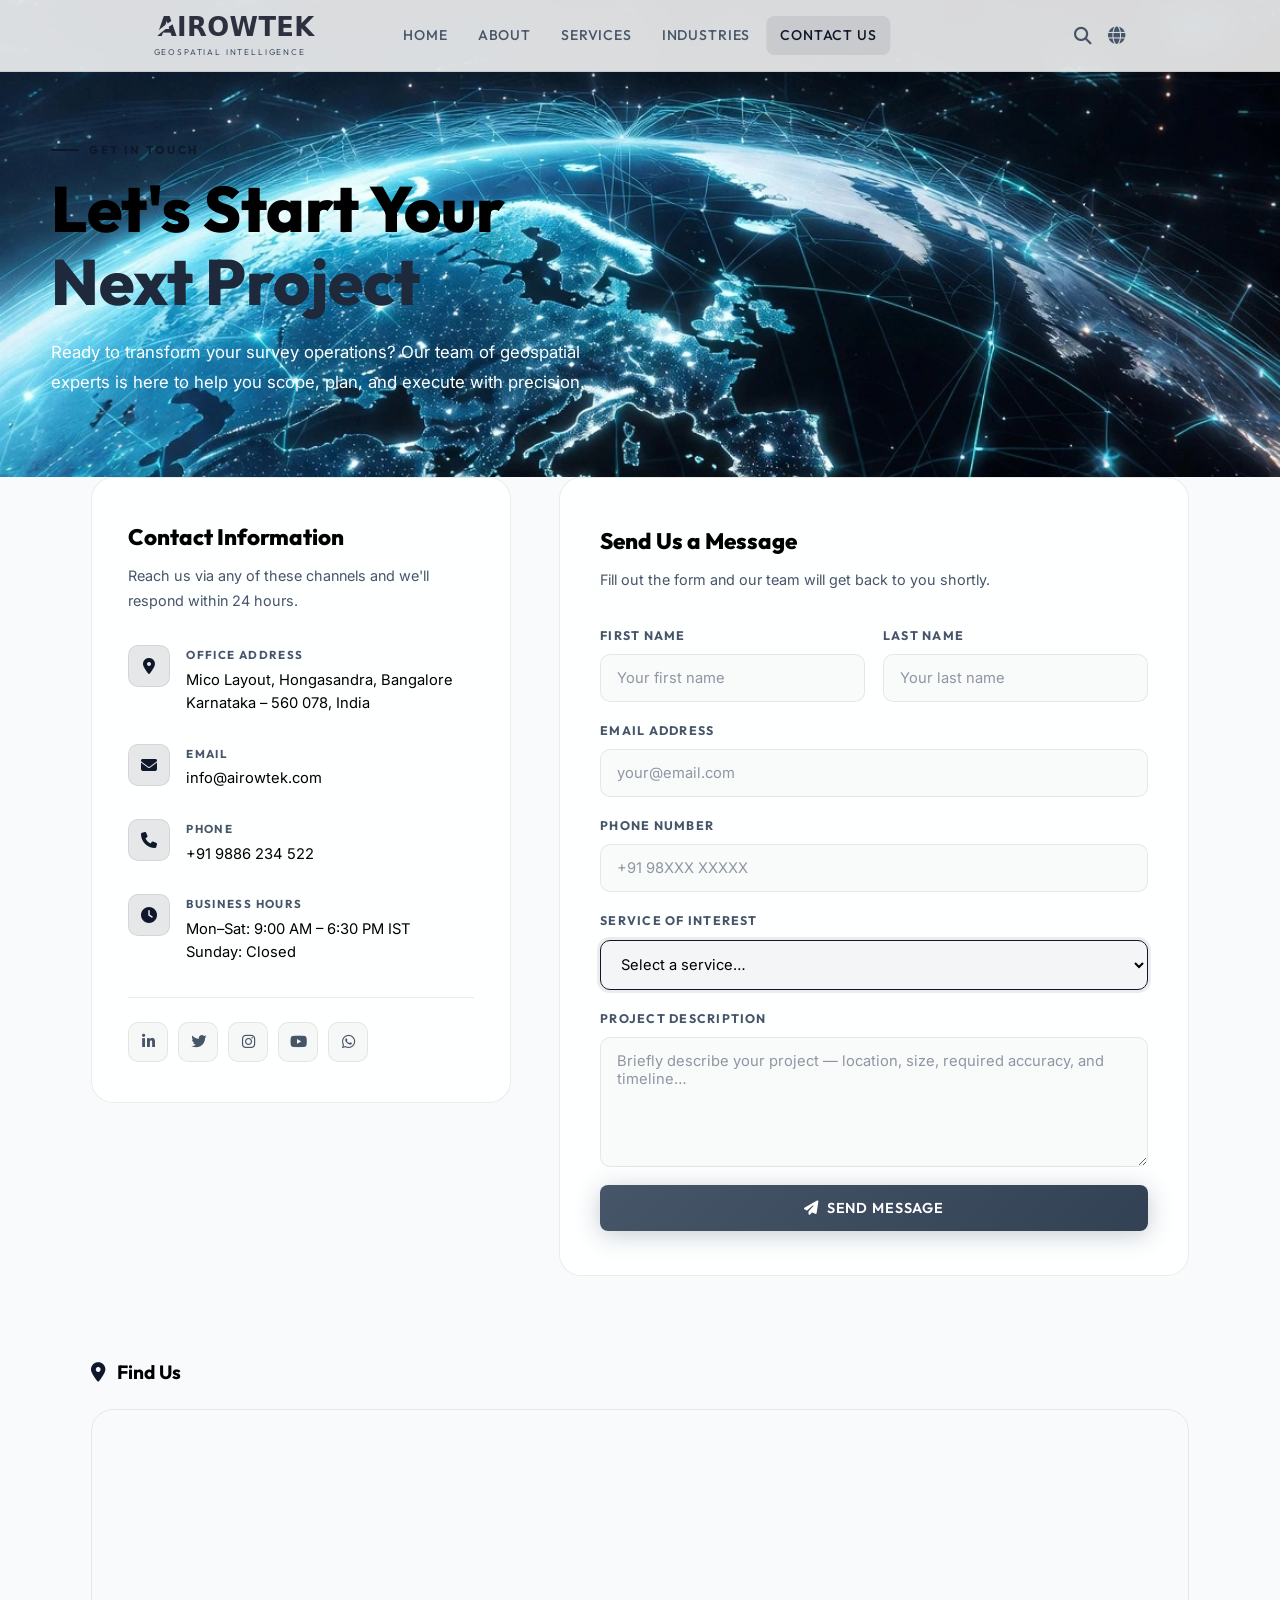
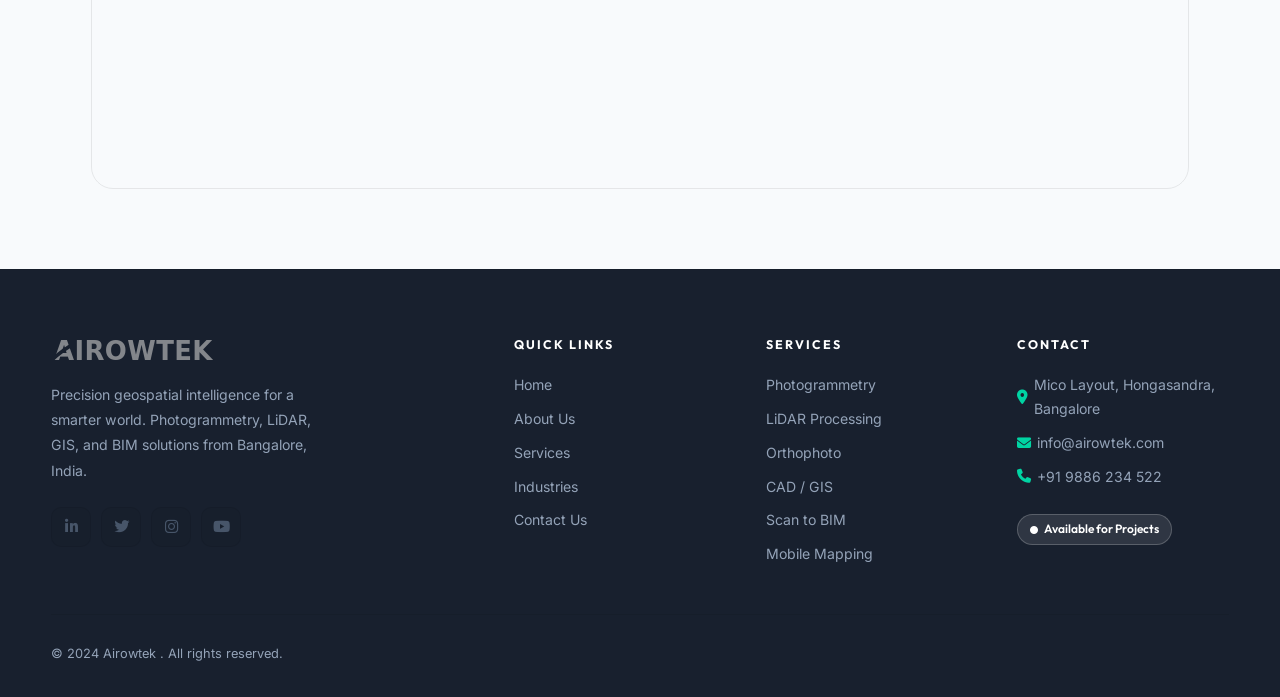
<file: contact.html>
<!DOCTYPE html>
<html lang="en">

<head>
  <meta charset="UTF-8">
  <meta name="viewport" content="width=device-width, initial-scale=1.0">
  <title>Contact Airowtek – Get a Quote for Geospatial Services | Bangalore, India</title>
  <meta name="description"
    content="Contact Airowtek for precision geospatial services. Get a quote for LiDAR processing, photogrammetry, GIS mapping, or BIM projects. Office: Mico Layout, Hongasandra, Bangalore. Email: info@airowtek.com">
  <meta name="keywords"
    content="contact Airowtek, geospatial services quote, LiDAR survey quote, photogrammetry services Bangalore, GIS mapping contact">
  <meta name="author" content="Airowtek">
  <meta name="robots" content="index, follow">
  <meta name="language" content="English">

  <!-- Bing Webmaster Verification -->
  <meta name="msvalidate.01" content="YOUR_BING_CODE">

  <!-- Geo Tags (Bing local ranking) -->
  <meta name="geo.region" content="IN-KA">
  <meta name="geo.placename" content="Bangalore">
  <meta name="geo.position" content="12.8996;77.6174">
  <meta name="ICBM" content="12.8996, 77.6174">

  <link rel="canonical" href="https://airowtek.com/contact.html">

  <!-- Open Graph / Facebook -->
  <meta property="og:type" content="website">
  <meta property="og:url" content="https://airowtek.com/contact.html">
  <meta property="og:title" content="Contact Airowtek – Get a Quote for Geospatial Services">
  <meta property="og:description"
    content="Ready to transform your survey operations? Our team of geospatial experts is here to help you scope, plan, and execute with precision.">
  <meta property="og:image" content="https://airowtek.com/asset/banner.webp">
  <meta property="og:site_name" content="Airowtek">

  <!-- Twitter Card -->
  <meta name="twitter:card" content="summary_large_image">
  <meta name="twitter:title" content="Contact Airowtek – Geospatial Services Quote">
  <meta name="twitter:description"
    content="Get in touch with Airowtek for precision LiDAR, photogrammetry, GIS, and BIM solutions.">
  <meta name="twitter:image" content="https://airowtek.com/asset/banner.webp">

  <!-- Structured Data: LocalBusiness -->
  <script type="application/ld+json">
  {
    "@context": "https://schema.org",
    "@type": "LocalBusiness",
    "name": "Airowtek",
    "url": "https://airowtek.com",
    "image": "https://airowtek.com/asset/logo.webp",
    "telephone": "+91-9886-234-522",
    "email": "info@airowtek.com",
    "address": {
      "@type": "PostalAddress",
      "streetAddress": "Mico Layout, Hongasandra",
      "addressLocality": "Bangalore",
      "addressRegion": "Karnataka",
      "postalCode": "560068",
      "addressCountry": "IN"
    },
    "geo": {
      "@type": "GeoCoordinates",
      "latitude": 12.8996,
      "longitude": 77.6174
    },
    "priceRange": "$$"
  }
  </script>

  <link rel="icon" type="image/svg+xml" href="asset/favicon.svg">
  <link rel="preconnect" href="https://fonts.googleapis.com">
  <link rel="preconnect" href="https://fonts.gstatic.com" crossorigin>
  <link
    href="https://fonts.googleapis.com/css2?family=Inter:wght@400;500;600;700;800&family=Outfit:wght@300;400;500;600;700;800;900&display=swap"
    rel="stylesheet">
  <link rel="stylesheet" href="https://cdnjs.cloudflare.com/ajax/libs/font-awesome/6.5.0/css/all.min.css">
  <link rel="stylesheet" href="style.css">
</head>

<body>
  <!-- Search Popup Overlay -->
  <div class="search-overlay" id="searchOverlay">
    <div class="search-popup">
      <div class="search-header">
        <i class="fas fa-search search-icon-input"></i>
        <input type="text" id="searchInput" placeholder="Search services and industries..." autocomplete="off">
        <button class="close-search" id="closeSearch">&times;</button>
      </div>
      <div class="search-results" id="searchResults">
      </div>
    </div>
  </div>

  <div class="toast" id="toast">✓ Message sent successfully!</div>
  <nav id="navbar">
    <div class="logo" href="index.html" onclick="window.location.href='index.html'">
      <div style="display: flex; flex-direction: column; align-items: flex-start;">
        <img src="asset/logo.svg" alt="Airowtek" style="height: 32px; margin-bottom: 2px;">
        <span class="logo-sub" style="margin-top: 0;">Geospatial Intelligence</span>
      </div>
    </div>
    <div class="nav-links">
      <a href="index.html" id="nav-home" class="active">Home</a>
      <a href="about.html" id="nav-about">About</a>
      <a href="services.html" id="nav-services">Services</a>
      <a href="industries.html" id="nav-industries">Industries</a>
      <a href="contact.html" id="nav-contact">Contact Us</a>
    </div>
    <div class="nav-icons">
      <a href="#" id="searchIcon"><i class="fas fa-search"></i></a>
      <a href="#"><i class="fas fa-globe"></i></a>
    </div>
    <div class="hamburger" id="hamburger">
      <span></span><span></span><span></span>
    </div>
  </nav>
  <div class="mobile-menu" id="mobileMenu">
    <a href="index.html">Home</a>
    <a href="about.html">About</a>
    <a href="services.html">Services</a>
    <a href="industries.html">Industries</a>
    <a href="contact.html">Contact Us</a>
  </div>

  <div class="page" id="contact">
    <section class="contact-hero">
      <div style="max-width:1200px;margin:0 auto">
        <div class="section-tag">Get in Touch</div>
        <h1 class="section-title" style="font-size:clamp(2.2rem,5vw,4rem)">Let's Start Your<br><span>Next Project</span>
        </h1>
        <p class="section-lead">Ready to transform your survey operations? Our team of geospatial experts is here to
          help you scope, plan, and execute with precision.</p>
      </div>
    </section>

    <div class="contact-layout">
      <!-- Contact Info -->
      <div class="contact-info-card">
        <h3>Contact Information</h3>
        <p>Reach us via any of these channels and we'll respond within 24 hours.</p>

        <div class="contact-item">
          <div class="ci-icon"><i class="fas fa-map-marker-alt"></i></div>
          <div class="ci-text">
            <div class="ci-label">Office Address</div>
            <div class="ci-val">Mico Layout, Hongasandra, Bangalore<br>Karnataka – 560 078, India</div>
          </div>
        </div>
        <div class="contact-item">
          <div class="ci-icon"><i class="fas fa-envelope"></i></div>
          <div class="ci-text">
            <div class="ci-label">Email</div>
            <div class="ci-val">info@airowtek.com</div>
          </div>
        </div>
        <div class="contact-item">
          <div class="ci-icon"><i class="fas fa-phone"></i></div>
          <div class="ci-text">
            <div class="ci-label">Phone</div>
            <div class="ci-val">+91 9886 234 522</div>
          </div>
        </div>
        <div class="contact-item">
          <div class="ci-icon"><i class="fas fa-clock"></i></div>
          <div class="ci-text">
            <div class="ci-label">Business Hours</div>
            <div class="ci-val">Mon–Sat: 9:00 AM – 6:30 PM IST<br>Sunday: Closed</div>
          </div>
        </div>

        <div class="social-row">
          <a class="social-btn" href="#" title="LinkedIn"><i class="fab fa-linkedin-in"></i></a>
          <a class="social-btn" href="#" title="Twitter"><i class="fab fa-twitter"></i></a>
          <a class="social-btn" href="#" title="Instagram"><i class="fab fa-instagram"></i></a>
          <a class="social-btn" href="#" title="YouTube"><i class="fab fa-youtube"></i></a>
          <a class="social-btn" href="#" title="WhatsApp"><i class="fab fa-whatsapp"></i></a>
        </div>
      </div>

      <!-- Contact Form -->
      <div class="contact-form-card">
        <h3>Send Us a Message</h3>
        <p>Fill out the form and our team will get back to you shortly.</p>
        <div class="form-row">
          <div class="form-group">
            <label>First Name</label>
            <input type="text" placeholder="Your first name" id="fname" />
          </div>
          <div class="form-group">
            <label>Last Name</label>
            <input type="text" placeholder="Your last name" id="lname" />
          </div>
        </div>
        <div class="form-group">
          <label>Email Address</label>
          <input type="email" placeholder="your@email.com" id="femail" />
        </div>
        <div class="form-group">
          <label>Phone Number</label>
          <input type="tel" placeholder="+91 98XXX XXXXX" id="fphone" />
        </div>
        <div class="form-group">
          <label>Service of Interest</label>
          <select id="fservice">
            <option value="">Select a service…</option>
            <option>Photogrammetry</option>
            <option>LiDAR Processing</option>
            <option>Orthophoto</option>
            <option>CAD / GIS</option>
            <option>Scan to BIM</option>
            <option>Mobile Mapping</option>
            <option>Multiple Services</option>
            <option>General Inquiry</option>
          </select>
        </div>
        <div class="form-group">
          <label>Project Description</label>
          <textarea placeholder="Briefly describe your project — location, size, required accuracy, and timeline…"
            id="fmessage"></textarea>
        </div>
        <button class="btn btn-primary" style="width:100%;justify-content:center" onclick="submitForm()">
          <i class="fas fa-paper-plane"></i> Send Message
        </button>
      </div>
    </div>

    <!-- Google Maps -->
    <div class="map-wrap">
      <h3><i class="fas fa-map-marker-alt" style="color:var(--green-primary);margin-right:8px"></i> Find Us</h3>
      <div class="map-embed">
        <iframe
          src="https://www.google.com/maps/embed?pb=!1m18!1m12!1m3!1d7778.575041211955!2d77.62525411303245!3d12.889224399464345!2m3!1f0!2f0!3f0!3m2!1i1024!2i768!4f13.1!3m3!1m2!1s0x3bae14c7f6e780c9%3A0xa16723019674abfa!2sMico%20Layout%2C%20Hongasandra%2C%20Bengaluru%2C%20Karnataka!5e0!3m2!1sen!2sin!4v1781634935837!5m2!1sen!2sin"
          width="600" height="450" style="border:0;" allowfullscreen="" loading="lazy"
          referrerpolicy="no-referrer-when-downgrade">
        </iframe>
      </div>
    </div>
    <footer>
      <div class="footer-grid">
        <div class="footer-brand">
          <div class="logo" style="cursor:default">
            <img src="asset/logo-footer.svg" alt="Airowtek" style="height: 32px;">
          </div>
          <p>Precision geospatial intelligence for a smarter world. Photogrammetry, LiDAR, GIS, and BIM solutions from
            Bangalore, India.</p>
          <div class="footer-social">
            <a class="social-btn" href="#"><i class="fab fa-linkedin-in"></i></a>
            <a class="social-btn" href="#"><i class="fab fa-twitter"></i></a>
            <a class="social-btn" href="#"><i class="fab fa-instagram"></i></a>
            <a class="social-btn" href="#"><i class="fab fa-youtube"></i></a>
          </div>
        </div>
        <div class="footer-col">
          <h4>Quick Links</h4>
          <ul>
            <li><a href="index.html">Home</a></li>
            <li><a href="about.html">About Us</a></li>
            <li><a href="services.html">Services</a></li>
            <li><a href="industries.html">Industries</a></li>
            <li><a href="contact.html">Contact Us</a></li>
          </ul>
        </div>
        <div class="footer-col">
          <h4>Services</h4>
          <ul>
            <li><a href="services.html#photogrammetry">Photogrammetry</a></li>
            <li><a href="services.html#lidar">LiDAR Processing</a></li>
            <li><a href="services.html#orthophoto">Orthophoto</a></li>
            <li><a href="services.html#cad-gis">CAD / GIS</a></li>
            <li><a href="services.html#bim">Scan to BIM</a></li>
            <li><a href="services.html#mobile-mapping">Mobile Mapping</a></li>
          </ul>
        </div>
        <div class="footer-col">
          <h4>Contact</h4>
          <ul>
            <li><i class="fas fa-map-marker-alt" style="color:#00d4a3"></i> Mico Layout, Hongasandra,
              Bangalore</li>
            <li><i class="fas fa-envelope" style="color:#00d4a3"></i> info@airowtek.com</li>
            <li><i class="fas fa-phone" style="color:#00d4a3"></i> +91 9886 234 522</li>
            <li style="margin-top:16px"><span class="pill-green"><i class="fas fa-circle" style="font-size:0.5rem"></i>
                Available for Projects</span></li>
          </ul>
        </div>
      </div>
      <div class="footer-bottom">
        <p align="center">© 2024 Airowtek . All rights reserved.</p>
      </div>
    </footer>
  </div>



  <script src="script.js"></script>
</body>

</html>
</file>
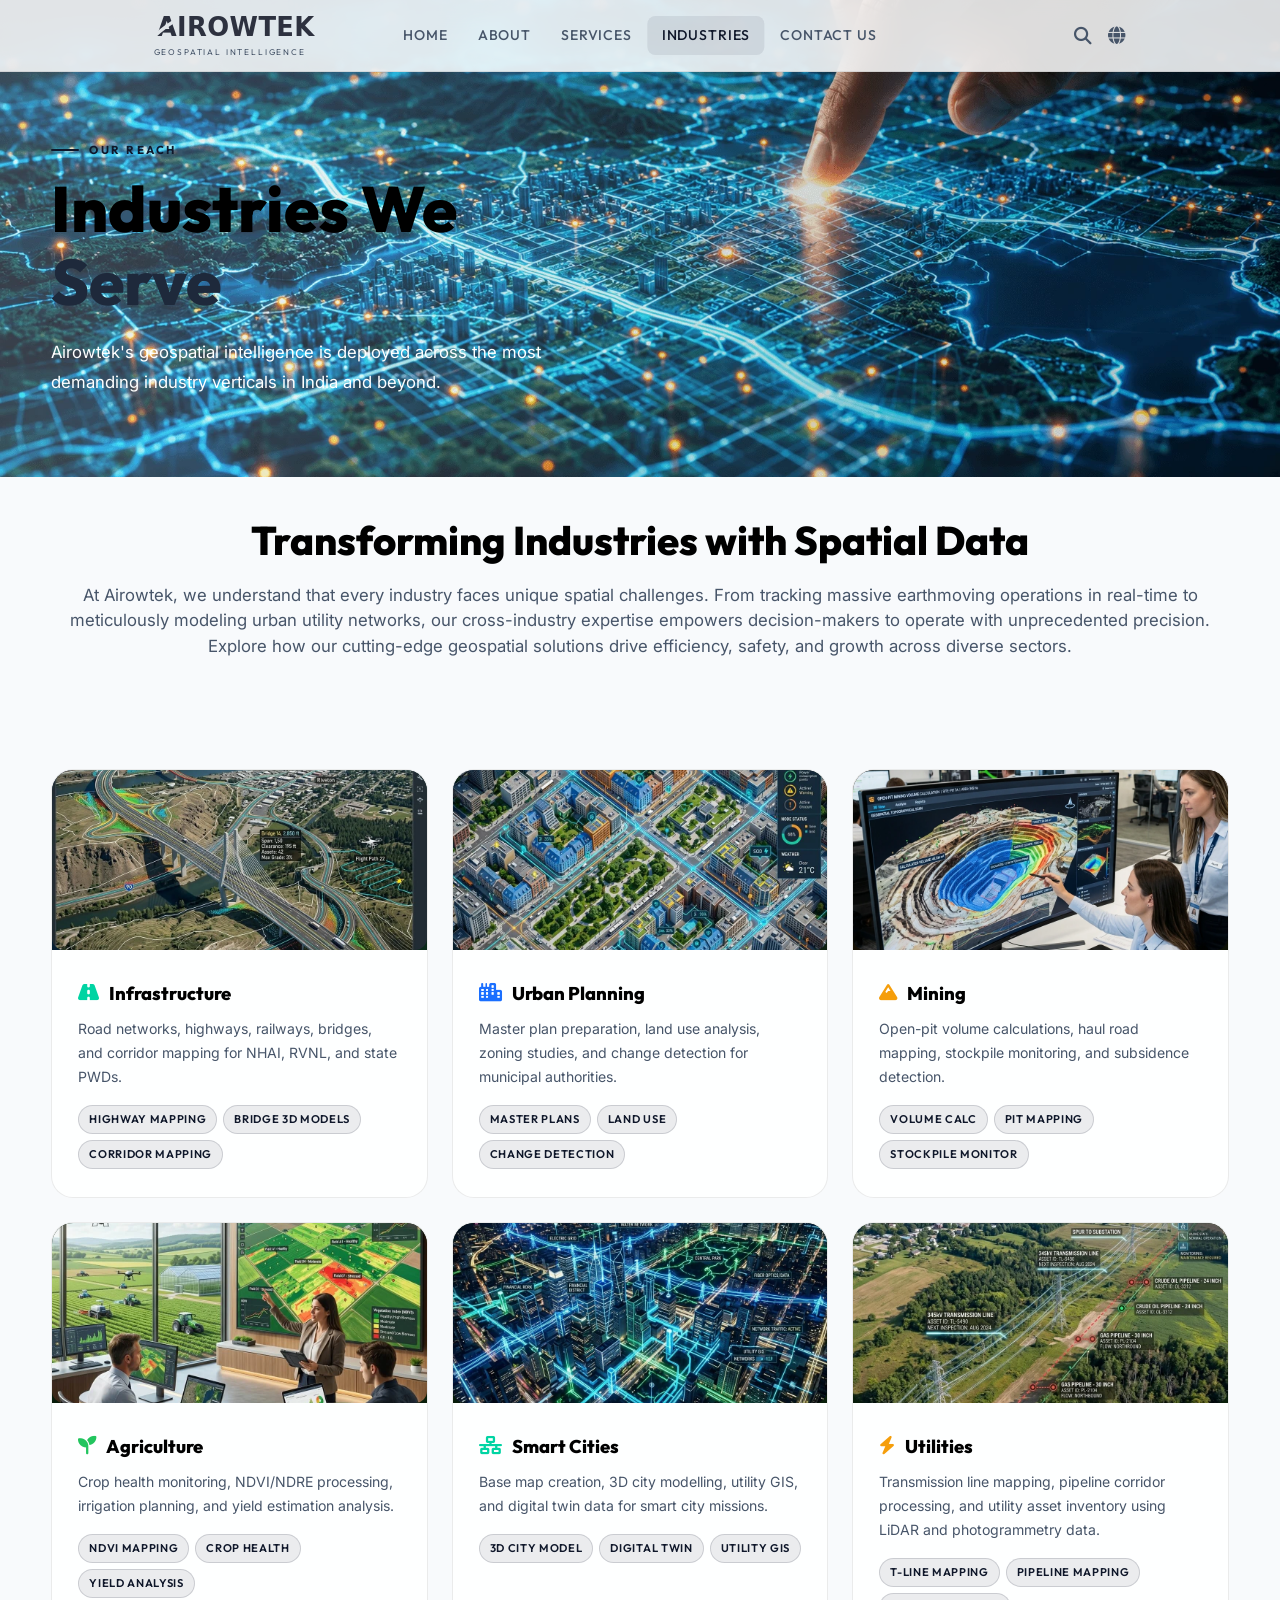
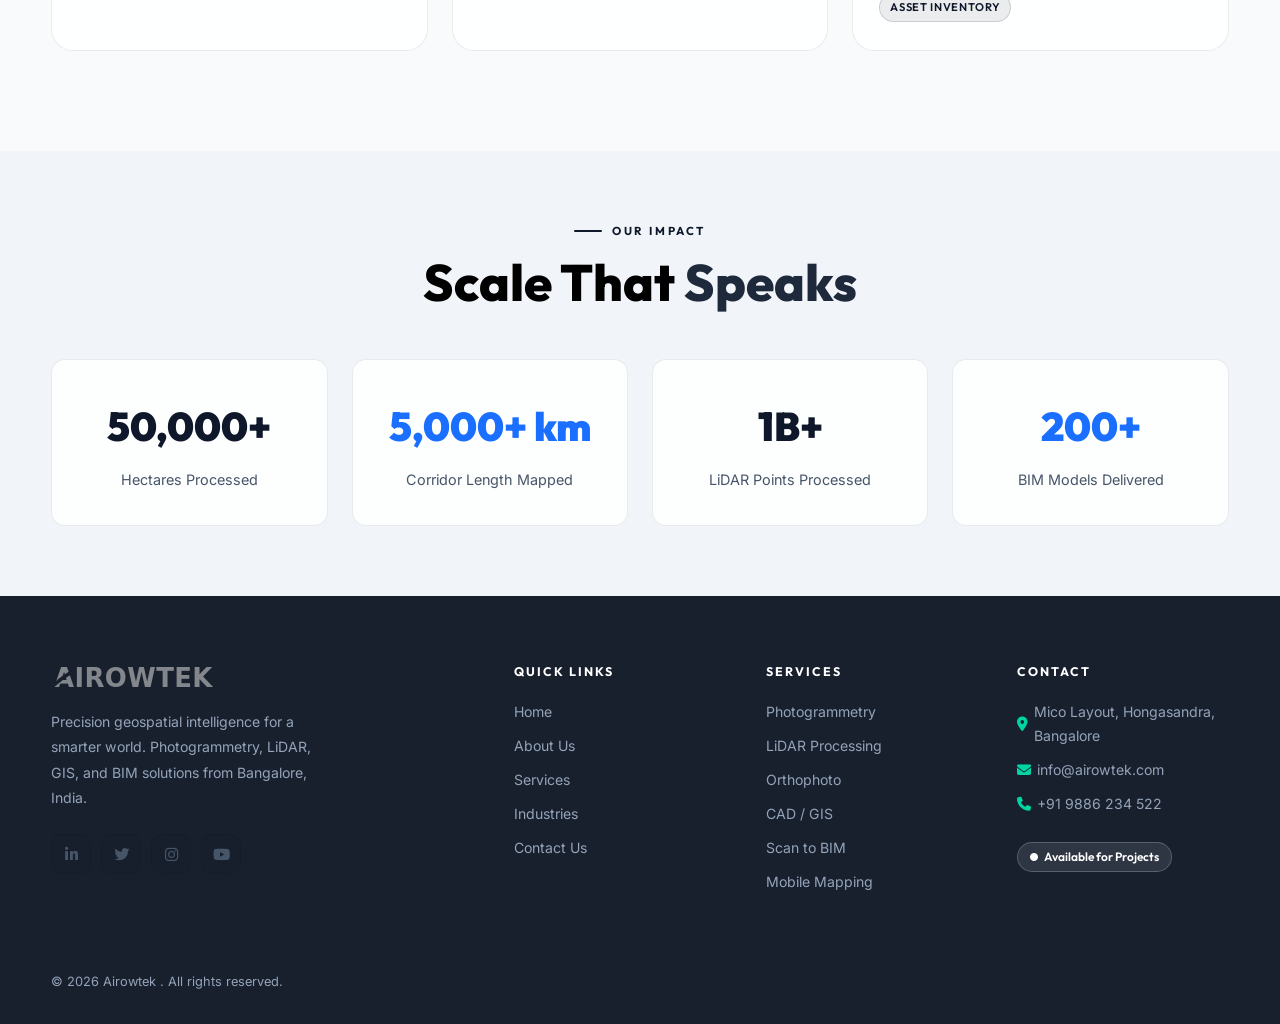
<file: industries.html>
<!DOCTYPE html>
<html lang="en">

<head>
  <meta charset="UTF-8">
  <meta name="viewport" content="width=device-width, initial-scale=1.0">
  <title>Airowtek – Precision Geospatial Solutions</title>
  <link rel="icon" type="image/svg+xml" href="asset/favicon.svg">
  <link rel="preconnect" href="https://fonts.googleapis.com">
  <link rel="preconnect" href="https://fonts.gstatic.com" crossorigin>
  <link
    href="https://fonts.googleapis.com/css2?family=Inter:wght@400;500;600;700;800&family=Outfit:wght@300;400;500;600;700;800;900&display=swap"
    rel="stylesheet">
  <link rel="stylesheet" href="https://cdnjs.cloudflare.com/ajax/libs/font-awesome/6.5.0/css/all.min.css">
  <link rel="stylesheet" href="style.css">
</head>

<body>
  <!-- Search Popup Overlay -->
  <div class="search-overlay" id="searchOverlay">
    <div class="search-popup">
      <div class="search-header">
        <i class="fas fa-search search-icon-input"></i>
        <input type="text" id="searchInput" placeholder="Search services and industries..." autocomplete="off">
        <button class="close-search" id="closeSearch">&times;</button>
      </div>
      <div class="search-results" id="searchResults">
      </div>
    </div>
  </div>

  <div class="toast" id="toast">✓ Message sent successfully!</div>
  <nav id="navbar">
    <div class="logo" href="index.html" onclick="window.location.href='index.html'">
      <div style="display: flex; flex-direction: column; align-items: flex-start;">
        <img src="asset/logo.svg" alt="Airowtek" style="height: 32px; margin-bottom: 2px;">
        <span class="logo-sub" style="margin-top: 0;">Geospatial Intelligence</span>
      </div>
    </div>
    <div class="nav-links">
      <a href="index.html" id="nav-home" class="active">Home</a>
      <a href="about.html" id="nav-about">About</a>
      <a href="services.html" id="nav-services">Services</a>
      <a href="industries.html" id="nav-industries">Industries</a>
      <a href="contact.html" id="nav-contact">Contact Us</a>
    </div>
    <div class="nav-icons">
      <a href="#" id="searchIcon"><i class="fas fa-search"></i></a>
      <a href="#"><i class="fas fa-globe"></i></a>
    </div>
    <div class="hamburger" id="hamburger">
      <span></span><span></span><span></span>
    </div>
  </nav>
  <div class="mobile-menu" id="mobileMenu">
    <a href="index.html">Home</a>
    <a href="about.html">About</a>
    <a href="services.html">Services</a>
    <a href="industries.html">Industries</a>
    <a href="contact.html">Contact Us</a>
  </div>

  <div class="page" id="industries">
    <section class="ind-hero">
      <div style="max-width:1200px;margin:0 auto">
        <div class="section-tag">Our Reach</div>
        <h1 class="section-title" style="font-size:clamp(2.2rem,5vw,4rem)">Industries We<br><span>Serve</span></h1>
        <p class="section-lead">Airowtek's geospatial intelligence is deployed across the most demanding industry
          verticals in India and beyond.</p>
      </div>
    </section>

    <!-- Overview Section -->
    <section class="section" style="padding: 40px 4% 10px;">
      <div style="max-width:1200px;margin:0 auto;text-align:center;">
        <h2 class="section-title" style="font-size:2.5rem; margin-bottom: 20px;">Transforming Industries with Spatial
          Data</h2>
        <p style="color:var(--text-muted); line-height:1.5; font-size: 1.05rem;">
          At Airowtek, we understand that every industry faces unique spatial challenges. From tracking massive
          earthmoving operations in real-time to meticulously modeling urban utility networks, our cross-industry
          expertise empowers decision-makers to operate with unprecedented precision. Explore how our cutting-edge
          geospatial solutions drive efficiency, safety, and growth across diverse sectors.
        </p>
      </div>
    </section>

    <section class="section">
      <div class="ind-grid">

        <div class="ind-card">
          <div class="ind-card-visual" style="background:linear-gradient(135deg,#071c3f,#0a2a1a)">
            <img src="asset/ind_pg_infrastructure_1790391072389.webp" alt="Infrastructure"
              style="width:100%; height:100%; object-fit:cover; border-radius:12px;" loading="lazy">
          </div>
          <div class="ind-card-body">
            <h3><i class="fas fa-road" style="color:#00d4a3"></i> Infrastructure</h3>
            <p>Road networks, highways, railways, bridges, and corridor mapping for NHAI, RVNL, and state PWDs.</p>
            <div class="ind-tags">
              <span class="ind-tag">Highway Mapping</span>
              <span class="ind-tag">Bridge 3D Models</span>
              <span class="ind-tag">Corridor Mapping</span>
            </div>
          </div>
        </div>

        <div class="ind-card">
          <div class="ind-card-visual" style="background:linear-gradient(135deg,#0a1f38,#0d1f10)">
            <img src="asset/ind_pg_urban_1790391086736.webp" alt="Urban Planning"
              style="width:100%; height:100%; object-fit:cover; border-radius:12px;" loading="lazy">
          </div>
          <div class="ind-card-body">
            <h3><i class="fas fa-city" style="color:var(--blue-primary)"></i> Urban Planning</h3>
            <p>Master plan preparation, land use analysis, zoning studies, and change detection for municipal
              authorities.</p>
            <div class="ind-tags">
              <span class="ind-tag">Master Plans</span>
              <span class="ind-tag">Land Use</span>
              <span class="ind-tag">Change Detection</span>
            </div>
          </div>
        </div>

        <div class="ind-card">
          <div class="ind-card-visual" style="background:linear-gradient(135deg,#1a1005,#0d1205)">
            <img src="asset/ind_pg_mining_1790391098674.webp" alt="Mining"
              style="width:100%; height:100%; object-fit:cover; border-radius:12px;" loading="lazy">
          </div>
          <div class="ind-card-body">
            <h3><i class="fas fa-mountain" style="color:#f59e0b"></i> Mining</h3>
            <p>Open-pit volume calculations, haul road mapping, stockpile monitoring, and subsidence detection.</p>
            <div class="ind-tags">
              <span class="ind-tag">Volume Calc</span>
              <span class="ind-tag">Pit Mapping</span>
              <span class="ind-tag">Stockpile Monitor</span>
            </div>
          </div>
        </div>

        <div class="ind-card">
          <div class="ind-card-visual" style="background:linear-gradient(135deg,#061a0a,#0a1f0a)">
            <img src="asset/ind_pg_agriculture_1790391130600.webp" alt="Agriculture"
              style="width:100%; height:100%; object-fit:cover; border-radius:12px;" loading="lazy">
          </div>
          <div class="ind-card-body">
            <h3><i class="fas fa-seedling" style="color:#22c55e"></i> Agriculture</h3>
            <p>Crop health monitoring, NDVI/NDRE processing, irrigation planning, and yield estimation analysis.</p>
            <div class="ind-tags">
              <span class="ind-tag">NDVI Mapping</span>
              <span class="ind-tag">Crop Health</span>
              <span class="ind-tag">Yield Analysis</span>
            </div>
          </div>
        </div>

        <div class="ind-card">
          <div class="ind-card-visual" style="background:linear-gradient(135deg,#061a0a,#0a1f0a)">
            <img src="asset/home_ind_smartcity_1790390946255.webp" alt="Agriculture"
              style="width:100%; height:100%; object-fit:cover; border-radius:12px;" loading="lazy">
          </div>
          <div class="ind-card-body">
            <h3><i class="fas fa-network-wired" style="color:#00d4a3"></i> Smart Cities</h3>
            <p>Base map creation, 3D city modelling, utility GIS, and digital twin data for smart city missions.</p>
            <div class="ind-tags">
              <span class="ind-tag">3D City Model</span>
              <span class="ind-tag">Digital Twin</span>
              <span class="ind-tag">Utility GIS</span>
            </div>
          </div>
        </div>

        <div class="ind-card">
          <div class="ind-card-visual" style="background:linear-gradient(135deg,#061a0a,#0a1f0a)">
            <img src="asset/home_ind_utilities_1790390957984.webp" alt="Agriculture"
              style="width:100%; height:100%; object-fit:cover; border-radius:12px;" loading="lazy">
          </div>
          <div class="ind-card-body">
            <h3><i class="fas fa-bolt" style="color:#f59e0b"></i> Utilities</h3>
            <p>Transmission line mapping, pipeline corridor processing, and utility asset inventory using LiDAR and
              photogrammetry data.</p>
            <div class="ind-tags">
              <span class="ind-tag">T-Line Mapping</span>
              <span class="ind-tag">Pipeline Mapping</span>
              <span class="ind-tag">Asset Inventory</span>
            </div>
          </div>
        </div>

      </div>
    </section>

    <!-- Industries Stats -->
    <section class="section" style="background:var(--navy-mid);padding:70px 4%">
      <div style="max-width:1200px;margin:0 auto;text-align:center">
        <div class="section-tag" style="justify-content:center">Our Impact</div>
        <h2 class="section-title">Scale That <span>Speaks</span></h2>
        <div style="display:grid;grid-template-columns:repeat(auto-fit,minmax(200px,1fr));gap:24px;margin-top:48px">
          <div
            style="padding:32px;background:var(--card-bg);border:1px solid var(--border);border-radius:var(--radius)">
            <div style="font-family:var(--font-display);font-size:2.5rem;font-weight:900;color:var(--green-primary)">
              50,000+</div>
            <div style="color:var(--text-muted);margin-top:8px;font-size:0.9rem">Hectares Processed</div>
          </div>
          <div
            style="padding:32px;background:var(--card-bg);border:1px solid var(--border);border-radius:var(--radius)">
            <div style="font-family:var(--font-display);font-size:2.5rem;font-weight:900;color:var(--blue-primary)">
              5,000+ km</div>
            <div style="color:var(--text-muted);margin-top:8px;font-size:0.9rem">Corridor Length Mapped</div>
          </div>
          <div
            style="padding:32px;background:var(--card-bg);border:1px solid var(--border);border-radius:var(--radius)">
            <div style="font-family:var(--font-display);font-size:2.5rem;font-weight:900;color:var(--green-primary)">1B+
            </div>
            <div style="color:var(--text-muted);margin-top:8px;font-size:0.9rem">LiDAR Points Processed</div>
          </div>
          <div
            style="padding:32px;background:var(--card-bg);border:1px solid var(--border);border-radius:var(--radius)">
            <div style="font-family:var(--font-display);font-size:2.5rem;font-weight:900;color:var(--blue-primary)">200+
            </div>
            <div style="color:var(--text-muted);margin-top:8px;font-size:0.9rem">BIM Models Delivered</div>
          </div>
        </div>
      </div>
    </section>
    <footer>
      <div class="footer-grid">
        <div class="footer-brand">
          <div class="logo" style="cursor:default">
            <img src="asset/logo-footer.svg" alt="Airowtek" style="height: 32px;">
          </div>
          <p>Precision geospatial intelligence for a smarter world. Photogrammetry, LiDAR, GIS, and BIM solutions from
            Bangalore, India.</p>
          <div class="footer-social">
            <a class="social-btn" href="#"><i class="fab fa-linkedin-in"></i></a>
            <a class="social-btn" href="#"><i class="fab fa-twitter"></i></a>
            <a class="social-btn" href="#"><i class="fab fa-instagram"></i></a>
            <a class="social-btn" href="#"><i class="fab fa-youtube"></i></a>
          </div>
        </div>
        <div class="footer-col">
          <h4>Quick Links</h4>
          <ul>
            <li><a href="index.html">Home</a></li>
            <li><a href="about.html">About Us</a></li>
            <li><a href="services.html">Services</a></li>
            <li><a href="industries.html">Industries</a></li>
            <li><a href="contact.html">Contact Us</a></li>
          </ul>
        </div>
        <div class="footer-col">
          <h4>Services</h4>
          <ul>
            <li><a href="services.html#photogrammetry">Photogrammetry</a></li>
            <li><a href="services.html#lidar">LiDAR Processing</a></li>
            <li><a href="services.html#orthophoto">Orthophoto</a></li>
            <li><a href="services.html#cad-gis">CAD / GIS</a></li>
            <li><a href="services.html#bim">Scan to BIM</a></li>
            <li><a href="services.html#mobile-mapping">Mobile Mapping</a></li>
          </ul>
        </div>
        <div class="footer-col">
          <h4>Contact</h4>
          <ul>
            <li><i class="fas fa-map-marker-alt" style="color:#00d4a3"></i> Mico Layout, Hongasandra,
              Bangalore</li>
            <li><i class="fas fa-envelope" style="color:#00d4a3"></i> info@airowtek.com</li>
            <li><i class="fas fa-phone" style="color:#00d4a3"></i> +91 9886 234 522</li>
            <li style="margin-top:16px"><span class="pill-green"><i class="fas fa-circle" style="font-size:0.5rem"></i>
                Available for Projects</span></li>
          </ul>
        </div>
      </div>
      <div class="footer-bottom">
        <p>© 2026 Airowtek . All rights reserved.</p>
      </div>
    </footer>
  </div>



  <script src="script.js"></script>
</body>

</html>
</file>
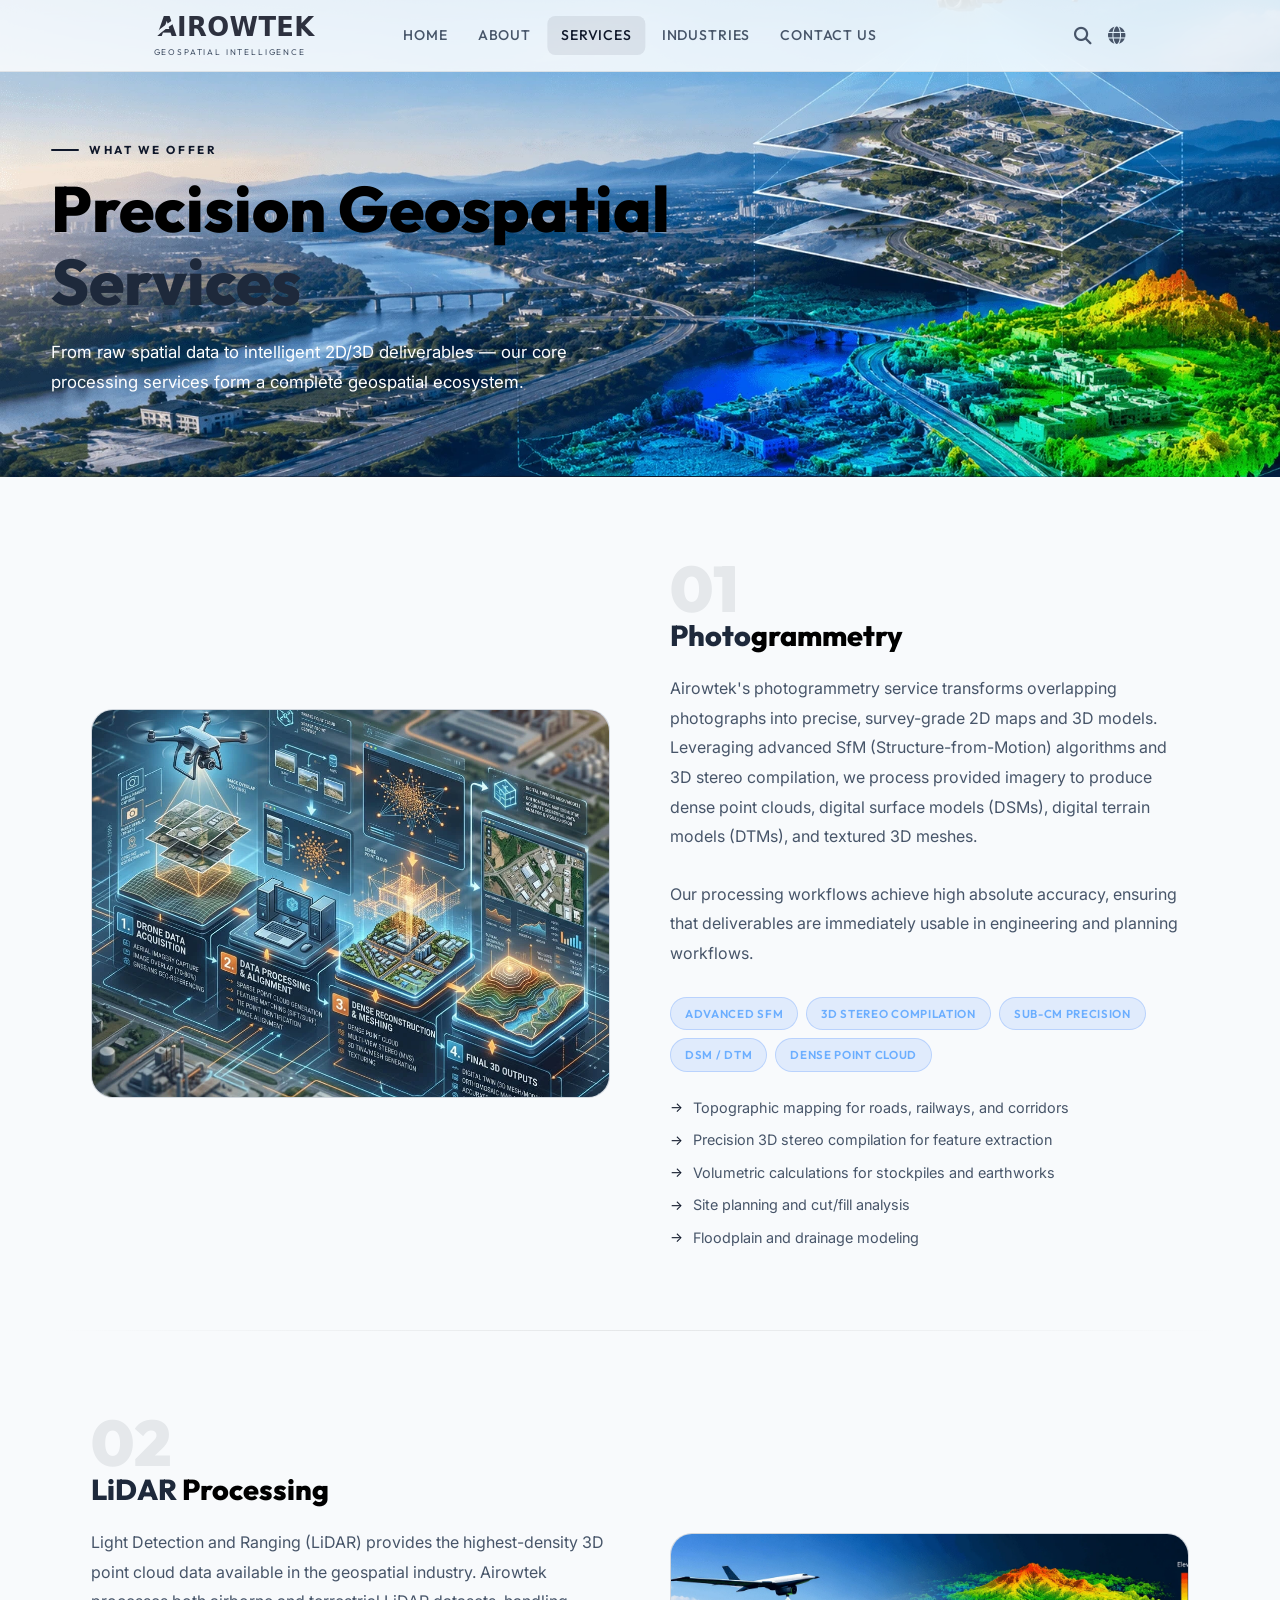
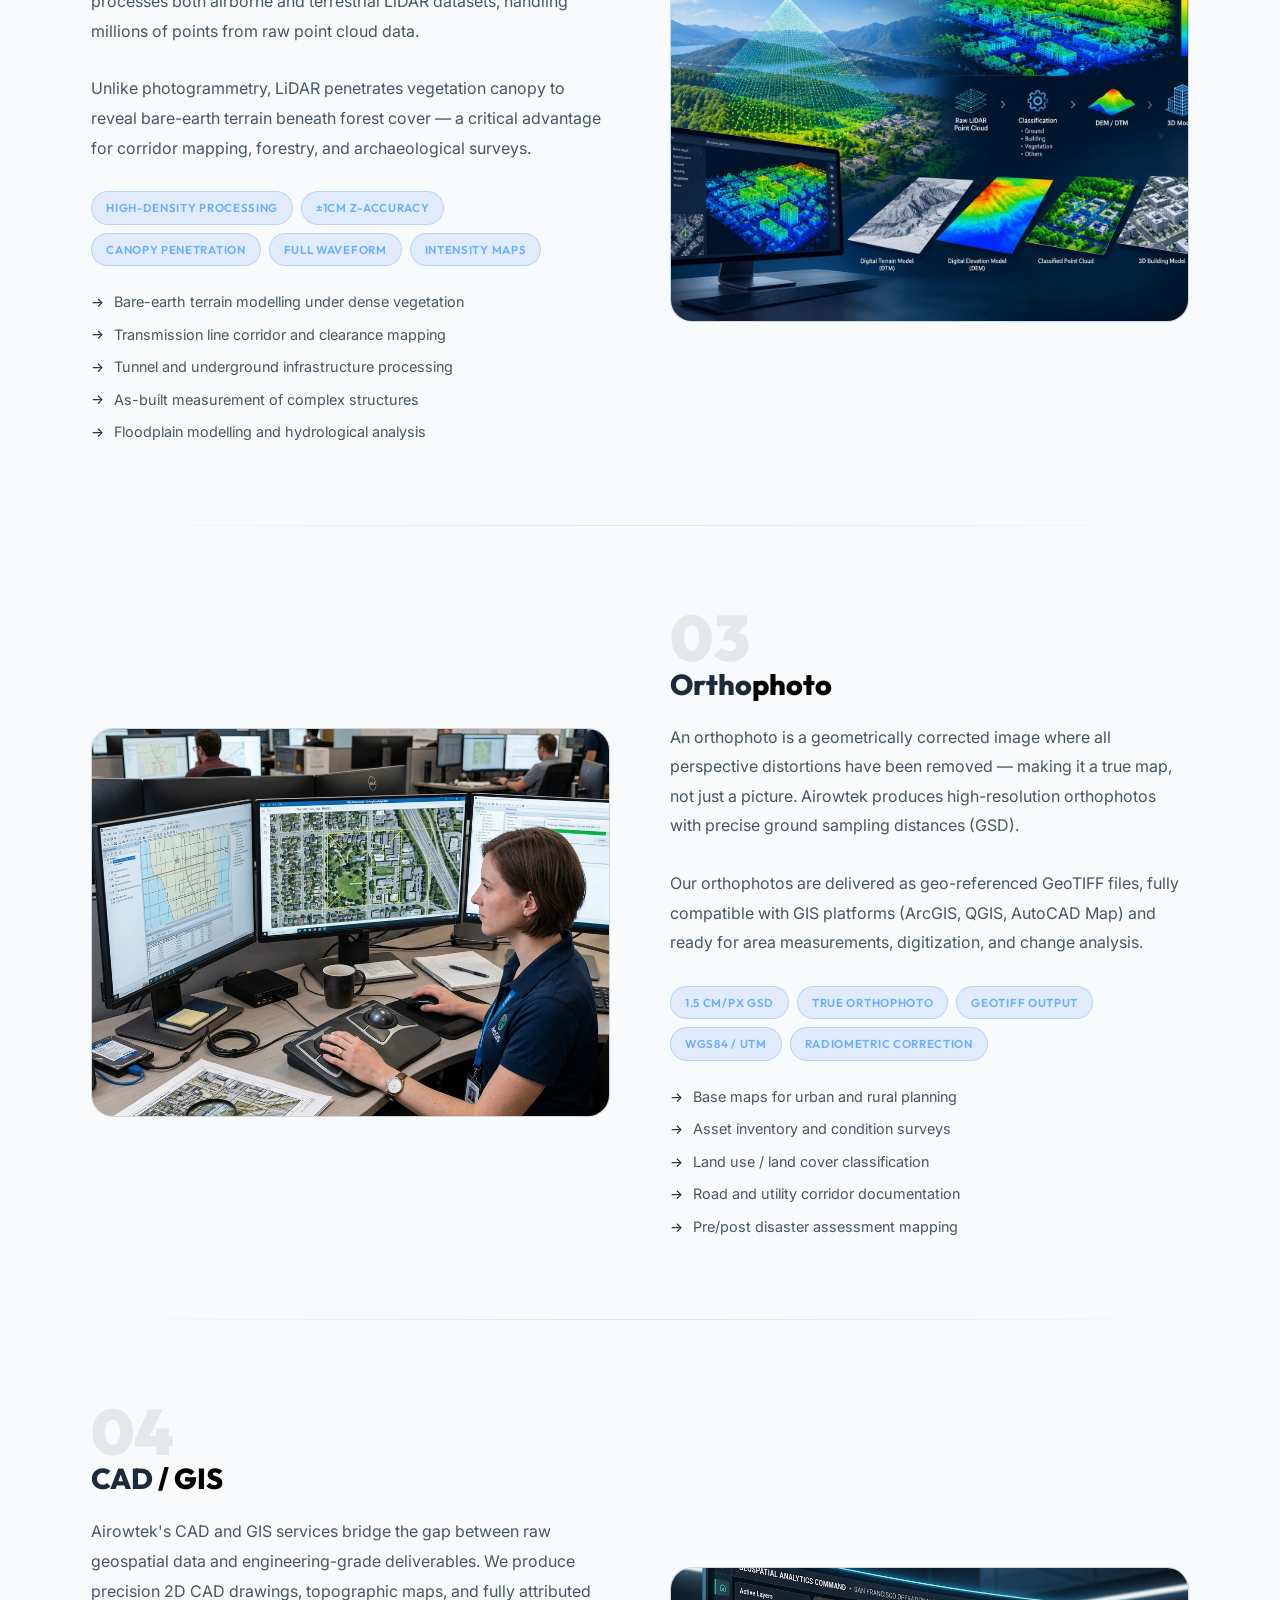
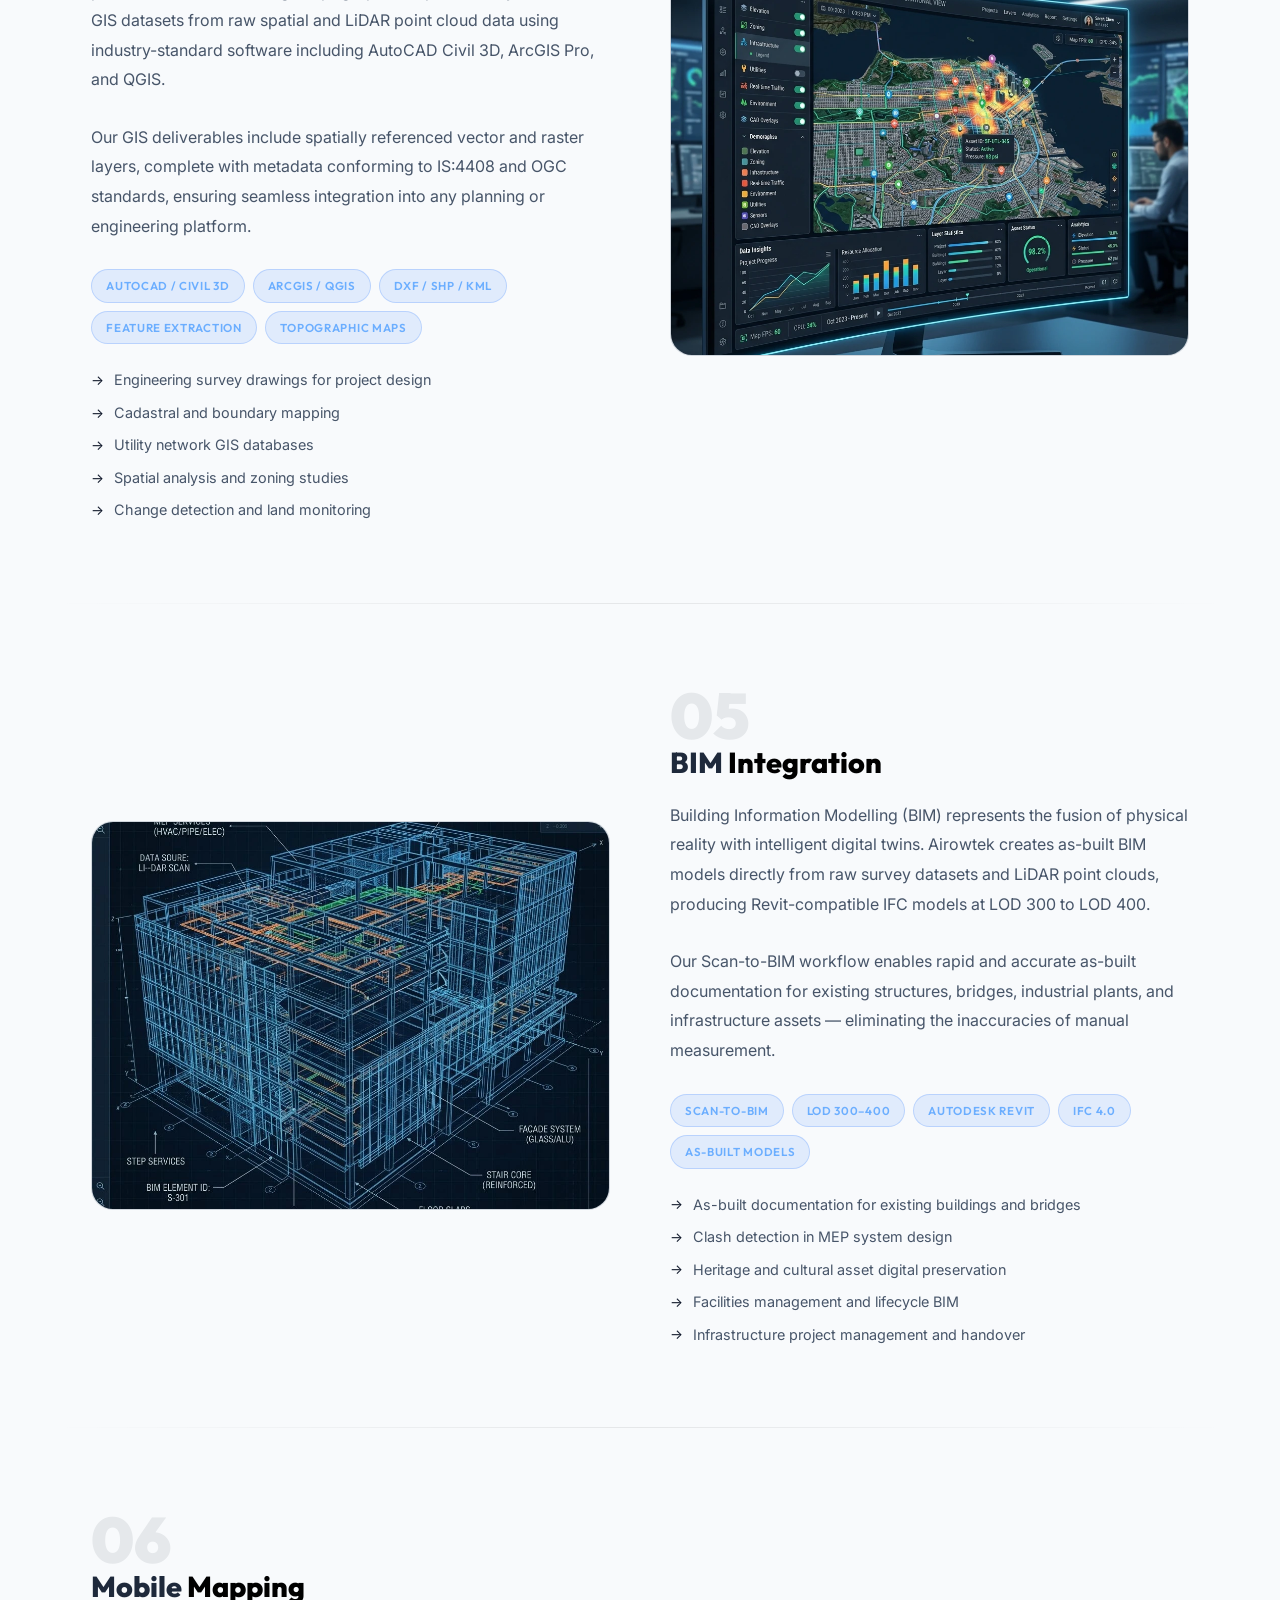
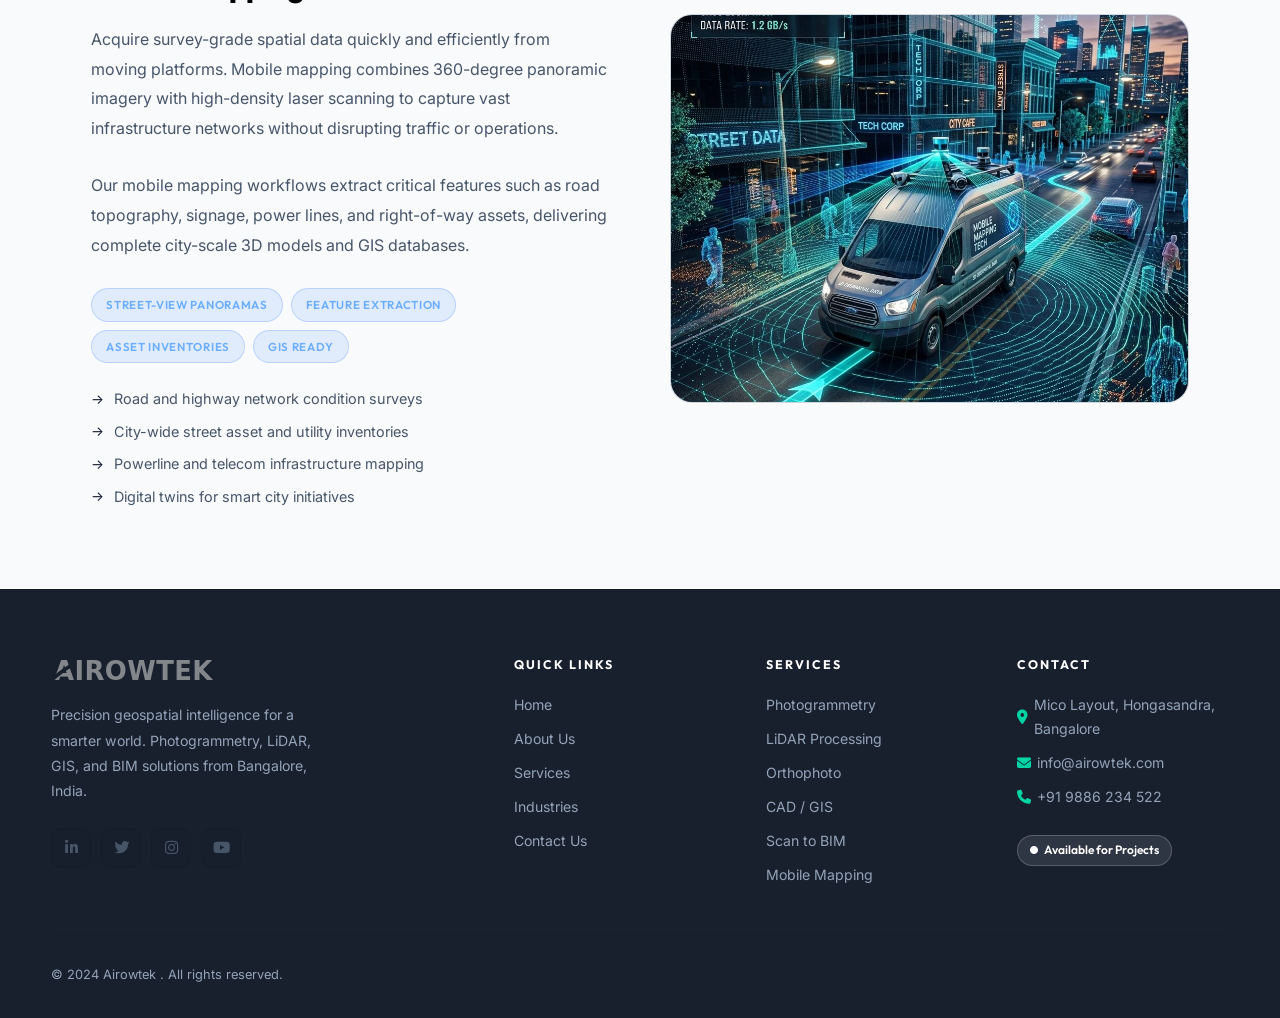
<file: services.html>
<!DOCTYPE html>
<html lang="en">

<head>
  <meta charset="UTF-8">
  <meta name="viewport" content="width=device-width, initial-scale=1.0">
  <title>Airowtek – Precision Geospatial Solutions</title>
  <link rel="icon" type="image/svg+xml" href="asset/favicon.svg">
  <link rel="preconnect" href="https://fonts.googleapis.com">
  <link rel="preconnect" href="https://fonts.gstatic.com" crossorigin>
  <link
    href="https://fonts.googleapis.com/css2?family=Inter:wght@400;500;600;700;800&family=Outfit:wght@300;400;500;600;700;800;900&display=swap"
    rel="stylesheet">
  <link rel="stylesheet" href="https://cdnjs.cloudflare.com/ajax/libs/font-awesome/6.5.0/css/all.min.css">
  <link rel="stylesheet" href="style.css">
</head>

<body>
  <!-- Search Popup Overlay -->
  <div class="search-overlay" id="searchOverlay">
    <div class="search-popup">
      <div class="search-header">
        <i class="fas fa-search search-icon-input"></i>
        <input type="text" id="searchInput" placeholder="Search services and industries..." autocomplete="off">
        <button class="close-search" id="closeSearch">&times;</button>
      </div>
      <div class="search-results" id="searchResults">
      </div>
    </div>
  </div>

  <div class="toast" id="toast">✓ Message sent successfully!</div>
  <nav id="navbar">
    <div class="logo" href="index.html" onclick="window.location.href='index.html'">
      <div style="display: flex; flex-direction: column; align-items: flex-start;">
        <img src="asset/logo.svg" alt="Airowtek" style="height: 32px; margin-bottom: 2px;">
        <span class="logo-sub" style="margin-top: 0;">Geospatial Intelligence</span>
      </div>
    </div>
    <div class="nav-links">
      <a href="index.html" id="nav-home" class="active">Home</a>
      <a href="about.html" id="nav-about">About</a>
      <a href="services.html" id="nav-services">Services</a>
      <a href="industries.html" id="nav-industries">Industries</a>
      <a href="contact.html" id="nav-contact">Contact Us</a>
    </div>
    <div class="nav-icons">
      <a href="#" id="searchIcon"><i class="fas fa-search"></i></a>
      <a href="#"><i class="fas fa-globe"></i></a>
    </div>
    <div class="hamburger" id="hamburger">
      <span></span><span></span><span></span>
    </div>
  </nav>
  <div class="mobile-menu" id="mobileMenu">
    <a href="index.html">Home</a>
    <a href="about.html">About</a>
    <a href="services.html">Services</a>
    <a href="industries.html">Industries</a>
    <a href="contact.html">Contact Us</a>
  </div>

  <div class="page" id="services">
    <section class="services-hero">
      <div style="max-width:1200px;margin:0 auto">
        <div class="section-tag">What We Offer</div>
        <h1 class="section-title" style="font-size:clamp(2.2rem,5vw,4rem)">Precision Geospatial<br><span>Services</span>
        </h1>
        <p class="section-lead">From raw spatial data to intelligent 2D/3D deliverables — our core processing
          services form a complete geospatial ecosystem.</p>
      </div>
    </section>

    <!-- SERVICE 1 — PHOTOGRAMMETRY -->
    <div id="photogrammetry" style="max-width:1200px;margin:0 auto;padding:80px 4%">
      <div class="service-layout">
        <div class="service-img-wrap">
          <img src="asset/srv_pg_photogrammetry_1790390970605.webp" alt="Photogrammetry"
            style="width:100%; height:100%; object-fit:cover; border-radius:12px;" loading="lazy">
        </div>
        <div>
          <div class="service-num">01</div>
          <h2 class="service-name"><span>Photo</span>grammetry</h2>
          <p class="service-desc">
            Airowtek's photogrammetry service transforms overlapping photographs into precise, survey-grade 2D maps and
            3D models. Leveraging advanced SfM (Structure-from-Motion) algorithms and 3D stereo compilation, we process
            provided imagery to
            produce dense point clouds, digital surface models (DSMs), digital terrain models (DTMs), and textured 3D
            meshes.
          </p>
          <p class="service-desc">Our processing workflows achieve high absolute accuracy, ensuring that deliverables
            are immediately usable in engineering and planning workflows.</p>
          <div class="benefit-tags">
            <span class="tag blue">Advanced SfM</span>
            <span class="tag blue">3D Stereo Compilation</span>
            <span class="tag blue">Sub-cm Precision</span>
            <span class="tag blue">DSM / DTM</span>
            <span class="tag blue">Dense Point Cloud</span>
          </div>
          <ul class="app-list">
            <li>Topographic mapping for roads, railways, and corridors</li>
            <li>Precision 3D stereo compilation for feature extraction</li>
            <li>Volumetric calculations for stockpiles and earthworks</li>
            <li>Site planning and cut/fill analysis</li>
            <li>Floodplain and drainage modeling</li>
          </ul>
        </div>
      </div>
    </div>

    <div class="divider"></div>

    <!-- SERVICE 2 — LIDAR -->
    <div id="lidar" style="max-width:1200px;margin:0 auto;padding:80px 4%">
      <div class="service-layout reverse">
        <div class="service-img-wrap">
          <img src="asset/srv_pg_lidar_1790390987912.webp" alt="LiDAR Processing"
            style="width:100%; height:100%; object-fit:cover; border-radius:12px;" loading="lazy">
        </div>
        <div>
          <div class="service-num">02</div>
          <h2 class="service-name"><span>LiDAR</span> Processing</h2>
          <p class="service-desc">
            Light Detection and Ranging (LiDAR) provides the highest-density 3D point cloud data available in the
            geospatial industry. Airowtek processes both airborne and terrestrial LiDAR datasets, handling millions of
            points from raw point cloud data.
          </p>
          <p class="service-desc">Unlike photogrammetry, LiDAR penetrates vegetation canopy to reveal bare-earth terrain
            beneath forest cover — a critical advantage for corridor mapping, forestry, and archaeological surveys.</p>
          <div class="benefit-tags">
            <span class="tag blue">High-Density Processing</span>
            <span class="tag blue">±1cm Z-accuracy</span>
            <span class="tag blue">Canopy Penetration</span>
            <span class="tag blue">Full Waveform</span>
            <span class="tag blue">Intensity Maps</span>
          </div>
          <ul class="app-list">
            <li>Bare-earth terrain modelling under dense vegetation</li>
            <li>Transmission line corridor and clearance mapping</li>
            <li>Tunnel and underground infrastructure processing</li>
            <li>As-built measurement of complex structures</li>
            <li>Floodplain modelling and hydrological analysis</li>
          </ul>
        </div>
      </div>
    </div>

    <div class="divider"></div>

    <!-- SERVICE 3 — ORTHOPHOTO -->
    <div id="orthophoto" style="max-width:1200px;margin:0 auto;padding:80px 4%">
      <div class="service-layout">
        <div class="service-img-wrap">
          <img src="asset/srv_pg_ortho_1790391000853.webp" alt="Orthophoto"
            style="width:100%; height:100%; object-fit:cover; border-radius:12px;" loading="lazy">
        </div>
        <div>
          <div class="service-num">03</div>
          <h2 class="service-name"><span>Ortho</span>photo</h2>
          <p class="service-desc">
            An orthophoto is a geometrically corrected image where all perspective distortions have been removed —
            making it a true map, not just a picture. Airowtek produces high-resolution orthophotos with precise ground
            sampling distances (GSD).
          </p>
          <p class="service-desc">Our orthophotos are delivered as geo-referenced GeoTIFF files, fully compatible with
            GIS platforms (ArcGIS, QGIS, AutoCAD Map) and ready for area measurements, digitization, and change
            analysis.</p>
          <div class="benefit-tags">
            <span class="tag blue">1.5 cm/px GSD</span>
            <span class="tag blue">True Orthophoto</span>
            <span class="tag blue">GeoTIFF Output</span>
            <span class="tag blue">WGS84 / UTM</span>
            <span class="tag blue">Radiometric Correction</span>
          </div>
          <ul class="app-list">
            <li>Base maps for urban and rural planning</li>
            <li>Asset inventory and condition surveys</li>
            <li>Land use / land cover classification</li>
            <li>Road and utility corridor documentation</li>
            <li>Pre/post disaster assessment mapping</li>
          </ul>
        </div>
      </div>
    </div>

    <div class="divider"></div>

    <!-- SERVICE 4 — CAD/GIS -->
    <div id="cad-gis" style="max-width:1200px;margin:0 auto;padding:80px 4%">
      <div class="service-layout reverse">
        <div class="service-img-wrap">
          <img src="asset/srv_pg_gis_1790391031792.webp" alt="CAD/GIS"
            style="width:100%; height:100%; object-fit:cover; border-radius:12px;" loading="lazy">
        </div>
        <div>
          <div class="service-num">04</div>
          <h2 class="service-name"><span>CAD</span> / GIS</h2>
          <p class="service-desc">
            Airowtek's CAD and GIS services bridge the gap between raw geospatial data and engineering-grade
            deliverables. We produce precision 2D CAD drawings, topographic maps, and fully attributed GIS datasets from
            raw spatial and LiDAR point cloud data using industry-standard software including AutoCAD Civil 3D, ArcGIS
            Pro, and QGIS.
          </p>
          <p class="service-desc">Our GIS deliverables include spatially referenced vector and raster layers, complete
            with metadata conforming to IS:4408 and OGC standards, ensuring seamless integration into any planning or
            engineering platform.</p>
          <div class="benefit-tags">
            <span class="tag blue">AutoCAD / Civil 3D</span>
            <span class="tag blue">ArcGIS / QGIS</span>
            <span class="tag blue">DXF / SHP / KML</span>
            <span class="tag blue">Feature Extraction</span>
            <span class="tag blue">Topographic Maps</span>
          </div>
          <ul class="app-list">
            <li>Engineering survey drawings for project design</li>
            <li>Cadastral and boundary mapping</li>
            <li>Utility network GIS databases</li>
            <li>Spatial analysis and zoning studies</li>
            <li>Change detection and land monitoring</li>
          </ul>
        </div>
      </div>
    </div>

    <div class="divider"></div>

    <!-- SERVICE 5 — BIM -->
    <div id="bim" style="max-width:1200px;margin:0 auto;padding:80px 4%">
      <div class="service-layout">
        <div class="service-img-wrap">
          <img src="asset/srv_pg_bim_1790391043978.webp" alt="BIM"
            style="width:100%; height:100%; object-fit:cover; border-radius:12px;" loading="lazy">
        </div>
        <div>
          <div class="service-num">05</div>
          <h2 class="service-name"><span>BIM</span> Integration</h2>
          <p class="service-desc">
            Building Information Modelling (BIM) represents the fusion of physical reality with intelligent digital
            twins. Airowtek creates as-built BIM models directly from raw survey datasets and LiDAR point clouds,
            producing Revit-compatible IFC models at LOD 300 to LOD 400.
          </p>
          <p class="service-desc">Our Scan-to-BIM workflow enables rapid and accurate as-built documentation for
            existing structures, bridges, industrial plants, and infrastructure assets — eliminating the inaccuracies of
            manual measurement.</p>
          <div class="benefit-tags">
            <span class="tag blue">Scan-to-BIM</span>
            <span class="tag blue">LOD 300–400</span>
            <span class="tag blue">Autodesk Revit</span>
            <span class="tag blue">IFC 4.0</span>
            <span class="tag blue">As-Built Models</span>
          </div>
          <ul class="app-list">
            <li>As-built documentation for existing buildings and bridges</li>
            <li>Clash detection in MEP system design</li>
            <li>Heritage and cultural asset digital preservation</li>
            <li>Facilities management and lifecycle BIM</li>
            <li>Infrastructure project management and handover</li>
          </ul>
        </div>
      </div>
    </div>

    <div class="divider"></div>

    <!-- SERVICE 6 — MOBILE MAPPING -->
    <div id="mobile-mapping" style="max-width:1200px;margin:0 auto;padding:80px 4%">
      <div class="service-layout reverse">
        <div class="service-img-wrap">
          <img src="asset/srv_pg_mobile_1790391057085.webp" alt="Mobile Mapping"
            style="width:100%; height:100%; object-fit:cover; border-radius:12px;" loading="lazy">
        </div>
        <div>
          <div class="service-num">06</div>
          <h2 class="service-name"><span>Mobile</span> Mapping</h2>
          <p class="service-desc">
            Acquire survey-grade spatial data quickly and efficiently from moving platforms. Mobile mapping combines
            360-degree panoramic imagery with high-density laser scanning to capture vast infrastructure networks
            without disrupting traffic or operations.
          </p>
          <p class="service-desc">Our mobile mapping workflows extract critical features such as road topography,
            signage, power lines, and right-of-way assets, delivering complete city-scale 3D models and GIS databases.
          </p>
          <div class="benefit-tags">
            <span class="tag blue">Street-View Panoramas</span>
            <span class="tag blue">Feature Extraction</span>
            <span class="tag blue">Asset Inventories</span>
            <span class="tag blue">GIS Ready</span>
          </div>
          <ul class="app-list">
            <li>Road and highway network condition surveys</li>
            <li>City-wide street asset and utility inventories</li>
            <li>Powerline and telecom infrastructure mapping</li>
            <li>Digital twins for smart city initiatives</li>
          </ul>
        </div>
      </div>
    </div>
    <footer>
      <div class="footer-grid">
        <div class="footer-brand">
          <div class="logo" style="cursor:default">
            <img src="asset/logo-footer.svg" alt="Airowtek" style="height: 32px;">
          </div>
          <p>Precision geospatial intelligence for a smarter world. Photogrammetry, LiDAR, GIS, and BIM solutions from
            Bangalore, India.</p>
          <div class="footer-social">
            <a class="social-btn" href="#"><i class="fab fa-linkedin-in"></i></a>
            <a class="social-btn" href="#"><i class="fab fa-twitter"></i></a>
            <a class="social-btn" href="#"><i class="fab fa-instagram"></i></a>
            <a class="social-btn" href="#"><i class="fab fa-youtube"></i></a>
          </div>
        </div>
        <div class="footer-col">
          <h4>Quick Links</h4>
          <ul>
            <li><a href="index.html">Home</a></li>
            <li><a href="about.html">About Us</a></li>
            <li><a href="services.html">Services</a></li>
            <li><a href="industries.html">Industries</a></li>
            <li><a href="contact.html">Contact Us</a></li>
          </ul>
        </div>
        <div class="footer-col">
          <h4>Services</h4>
          <ul>
            <li><a href="services.html#photogrammetry">Photogrammetry</a></li>
            <li><a href="services.html#lidar">LiDAR Processing</a></li>
            <li><a href="services.html#orthophoto">Orthophoto</a></li>
            <li><a href="services.html#cad-gis">CAD / GIS</a></li>
            <li><a href="services.html#bim">Scan to BIM</a></li>
            <li><a href="services.html#mobile-mapping">Mobile Mapping</a></li>
          </ul>
        </div>
        <div class="footer-col">
          <h4>Contact</h4>
          <ul>
            <li><i class="fas fa-map-marker-alt" style="color:#00d4a3"></i> Mico Layout, Hongasandra,
              Bangalore</li>
            <li><i class="fas fa-envelope" style="color:#00d4a3"></i> info@airowtek.com</li>
            <li><i class="fas fa-phone" style="color:#00d4a3"></i> +91 9886 234 522</li>
            <li style="margin-top:16px"><span class="pill-green"><i class="fas fa-circle" style="font-size:0.5rem"></i>
                Available for Projects</span></li>
          </ul>
        </div>
      </div>
      <div class="footer-bottom">
        <p>© 2024 Airowtek . All rights reserved.</p>
      </div>
    </footer>
  </div>



  <script src="script.js"></script>
</body>

</html>
</file>
<file: style.css>
@import url('https://fonts.googleapis.com/css2?family=Inter:wght@800&display=swap');

/* ===================== RESET & VARIABLES ===================== */
*,
*::before,
*::after {
  box-sizing: border-box;
  margin: 0;
  padding: 0;
}

:root {
  --green-primary: #0f172a;
  --green-dark: #020617;
  --green-glow: #1e293b;
  --blue-primary: #1a6fff;
  --blue-dark: #0a3fa0;
  --blue-deep: #e2e8f0;
  --navy: #f8fafc;
  --navy-mid: #f1f5f9;
  --navy-light: #e2e8f0;
  --white: #000000;
  --offwhite: #000000;
  --text-muted: #475569;
  --card-bg: rgba(255, 255, 255, 0.85);
  --border: rgba(0, 0, 0, 0.08);
  --font-display: 'Outfit', sans-serif;
  --font-body: 'Inter', sans-serif;
  --transition: all 0.35s cubic-bezier(0.4, 0, 0.2, 1);
  --shadow-glow: 0 8px 30px rgba(15, 23, 42, 0.15);
  --shadow-blue: 0 8px 30px rgba(26, 111, 255, 0.15);
  --footer-bg: #18202e;
  --radius: 14px;
  --radius-lg: 22px;
}

html {
  scroll-behavior: smooth;
  font-size: 16px;
}

body {
  font-family: var(--font-body);
  background: var(--navy);
  color: var(--offwhite);
  overflow-x: hidden;
  line-height: 1.7;
}

/* ===================== SCROLLBAR ===================== */
::-webkit-scrollbar {
  width: 5px;
}

::-webkit-scrollbar-track {
  background: var(--navy);
}

::-webkit-scrollbar-thumb {
  background: #64748b;
  border-radius: 10px;
}

/* ===================== PAGE SYSTEM ===================== */
.page {
  display: block;
  min-height: 100vh;
  animation: fadeIn 0.5s ease;
}

@keyframes fadeIn {
  from {
    opacity: 0;
    transform: translateY(16px);
  }

  to {
    opacity: 1;
    transform: translateY(0);
  }
}

/* ===================== NAVBAR ===================== */
nav {
  position: fixed;
  top: 0;
  left: 0;
  right: 0;
  z-index: 1000;
  display: flex;
  align-items: center;
  justify-content: space-between;
  padding: 0 12%;
  height: 72px;
  background: rgba(255, 255, 255, 0.85);
  backdrop-filter: blur(18px);
  border-bottom: 1px solid var(--border);
  transition: var(--transition);
}

nav.scrolled {
  background: rgba(255, 255, 255, 0.98);
  box-shadow: 0 4px 30px rgba(0, 0, 0, 0.06);
}

.logo {
  font-family: 'Inter', sans-serif;
  font-weight: 800;
  color: #000000;
  font-family: var(--font-display);
  font-weight: 800;
  font-size: 1.55rem;
  letter-spacing: 0.06em;
  cursor: pointer;
  display: flex;
  align-items: center;
  gap: 2px;
}

.logo-air {
  color: var(--white);
}

.logo-ow {
  color: var(--green-primary);
}

.logo-tek {
  color: var(--blue-primary);
}

.logo-sub {
  font-size: 0.52rem;
  font-weight: 400;
  letter-spacing: 0.22em;
  color: var(--text-muted);
  display: block;
  margin-top: -4px;
  text-transform: uppercase;
}

.nav-links {
  display: flex;
  align-items: center;
  gap: 2px;
  position: absolute;
  left: 50%;
  transform: translateX(-50%);
}

.nav-icons {
  display: flex;
  align-items: center;
  gap: 16px;
}

.nav-icons a {
  color: var(--text-muted);
  font-size: 1.1rem;
  transition: var(--transition);
  text-decoration: none;
}

.nav-icons a:hover {
  color: #0f172a;
}

.nav-links a {
  font-family: var(--font-display);
  font-weight: 500;
  font-size: 0.88rem;
  letter-spacing: 0.06em;
  color: var(--text-muted);
  text-decoration: none;
  padding: 8px 14px;
  border-radius: 8px;
  cursor: pointer;
  transition: var(--transition);
  text-transform: uppercase;
}

.nav-links a:hover,
.nav-links a.active {
  color: var(--green-primary);
  background: rgba(15, 23, 42, 0.08);
}

.nav-cta {
  background: linear-gradient(135deg, var(--green-primary), var(--blue-primary)) !important;
  color: #ffffff !important;
  padding: 9px 20px !important;
  border-radius: 8px !important;
  font-weight: 600 !important;
}

.nav-cta:hover {
  transform: translateY(-1px);
  box-shadow: 0 4px 20px rgba(15, 23, 42, 0.3) !important;
}

.hamburger {
  display: none;
  flex-direction: column;
  gap: 5px;
  cursor: pointer;
  padding: 8px;
}

.hamburger span {
  display: block;
  width: 24px;
  height: 2px;
  background: var(--green-primary);
  border-radius: 2px;
  transition: var(--transition);
}

.mobile-menu a {
  font-family: var(--font-display);
  font-weight: 500;
  font-size: 0.95rem;
  color: var(--text-muted);
  text-decoration: none;
  padding: 12px 16px;
  border-radius: 8px;
  cursor: pointer;
  letter-spacing: 0.06em;
  text-transform: uppercase;
  transition: var(--transition);
}

.mobile-menu a:hover,
.mobile-menu a.active {
  color: var(--green-primary);
  background: rgba(15, 23, 42, 0.08);
}

/* ===================== BUTTONS ===================== */
.btn {
  display: inline-flex;
  align-items: center;
  gap: 8px;
  font-family: var(--font-display);
  font-weight: 600;
  font-size: 0.9rem;
  letter-spacing: 0.06em;
  text-transform: uppercase;
  padding: 14px 28px;
  border-radius: 8px;
  cursor: pointer;
  border: none;
  text-decoration: none;
  transition: var(--transition);
  white-space: nowrap;
}

.btn-primary {
  background: linear-gradient(135deg, #475569 0%, #334155 100%);
  color: #ffffff;
  box-shadow: 0 4px 24px rgba(71, 85, 105, 0.3);
}

.btn-primary:hover {
  transform: translateY(-2px);
  box-shadow: 0 8px 36px rgba(71, 85, 105, 0.45);
  background: linear-gradient(135deg, #334155 0%, #1e293b 100%);
}

.btn-outline {
  background: transparent;
  color: var(--offwhite);
  border: 1.5px solid rgba(0, 0, 0, 0.15);
}

.btn-outline:hover {
  border-color: var(--green-primary);
  color: var(--green-primary);
  background: rgba(15, 23, 42, 0.06);
  transform: translateY(-2px);
}

/* ===================== SECTION COMMON ===================== */
.section {
  padding: 100px 4%;
  position: relative;
}

.section-tag {
  font-family: var(--font-display);
  font-size: 0.72rem;
  font-weight: 700;
  letter-spacing: 0.22em;
  text-transform: uppercase;
  color: var(--green-primary);
  margin-bottom: 12px;
  display: flex;
  align-items: center;
  gap: 10px;
}

.section-tag::before {
  content: '';
  display: block;
  width: 28px;
  height: 2px;
  background: var(--green-primary);
  border-radius: 2px;
}

.section-title {
  font-family: var(--font-display);
  font-size: clamp(2rem, 4vw, 3.2rem);
  font-weight: 800;
  line-height: 1.15;
  color: var(--white);
  margin-bottom: 18px;
}

.section-title span {
  color: #1e293b;
}

.section-lead {
  font-size: 1.05rem;
  color: #ffffff;
  max-width: 580px;
  line-height: 1.8;
}

.section-header {
  margin-bottom: 60px;
}

.text-center {
  text-align: center;
}

.text-center .section-tag {
  justify-content: center;
}

.text-center .section-tag::before {
  display: none;
}

.text-center .section-lead {
  margin: 0 auto;
}

/* ===================== GRID SYSTEMS ===================== */
.grid-2 {
  display: grid;
  grid-template-columns: 1fr 1fr;
  gap: 32px;
  align-items: center;
}

.grid-3 {
  display: grid;
  grid-template-columns: repeat(3, 1fr);
  gap: 28px;
}

.grid-4 {
  display: grid;
  grid-template-columns: repeat(4, 1fr);
  gap: 24px;
}

/* ===================== CARDS ===================== */
.card {
  background: var(--card-bg);
  border: 1px solid var(--border);
  border-radius: var(--radius-lg);
  overflow: hidden;
  transition: var(--transition);
  position: relative;
}

.card:hover {
  border-color: rgba(15, 23, 42, 0.35);
  transform: translateY(-6px);
  box-shadow: var(--shadow-glow);
}

/* ===================== HOME PAGE ===================== */
#home {
  display: block;
}

.hero {
  position: relative;
  min-height: 100vh;
  display: flex;
  align-items: center;
  overflow: hidden;
  background-color: #040c1a;
}

/* Slideshow background */
.hero-slideshow-bg {
  position: absolute;
  inset: 0;
  z-index: 0;
  overflow: hidden;
}

.hero-slideshow-bg .slide {
  position: absolute;
  inset: 0;
  background-size: cover;
  background-position: center;
  opacity: 0;
  animation: slideAnimation 24s infinite;
}

.hero-slideshow-bg .slide-1 {
  background-image: url('asset/geo_digital_earth_1790357543032.webp');
  animation-delay: 0s;
}

.hero-slideshow-bg .slide-2 {
  background-image: url('asset/geo_topo_map_1790357554273.webp');
  animation-delay: 6s;
}

.hero-slideshow-bg .slide-3 {
  background-image: url('asset/geo_lidar_city_1790357566794.webp');
  animation-delay: 12s;
}

.hero-slideshow-bg .slide-4 {
  background-image: url('asset/geo_satellite_night_1790357579976.webp');
  animation-delay: 18s;
}

@keyframes slideAnimation {
  0% {
    opacity: 0;
    transform: scale(1.05);
  }

  5% {
    opacity: 0.6;
    transform: scale(1.03);
  }

  25% {
    opacity: 0.6;
    transform: scale(1.01);
  }

  30% {
    opacity: 0;
    transform: scale(1);
  }

  100% {
    opacity: 0;
    transform: scale(1);
  }
}

/* Dark overlay on top of video */
.hero-video-overlay {
  position: absolute;
  inset: 0;
  z-index: 1;
  background: linear-gradient(135deg, rgba(4, 12, 26, 0.7) 0%, rgba(10, 31, 56, 0.5) 50%, rgba(4, 12, 26, 0.75) 100%);
}

/* Animated geo background (kept as secondary layer) */
.hero-bg {
  position: absolute;
  inset: 0;
  z-index: 0;
}

.hero-bg::before {
  content: '';
  position: absolute;
  inset: 0;
  background: radial-gradient(ellipse 80% 60% at 70% 40%, rgba(26, 111, 255, 0.08) 0%, transparent 60%),
    radial-gradient(ellipse 60% 80% at 20% 70%, rgba(15, 23, 42, 0.06) 0%, transparent 55%);
}

/* SVG grid overlay */
.hero-grid {
  position: absolute;
  inset: 0;
  z-index: 1;
  overflow: hidden;
  opacity: 0.35;
}

.hero-content {
  position: relative;
  z-index: 3;
  padding: 0 4%;
  max-width: 1200px;
  margin: 0 auto;
  width: 100%;
  padding-top: 72px;
}

.hero-eyebrow {
  display: inline-flex;
  align-items: center;
  gap: 10px;
  font-family: var(--font-display);
  font-size: 0.72rem;
  font-weight: 700;
  letter-spacing: 0.26em;
  text-transform: uppercase;
  color: var(--green-primary);
  background: rgba(15, 23, 42, 0.08);
  border: 1px solid rgba(15, 23, 42, 0.22);
  padding: 8px 18px;
  border-radius: 100px;
  margin-bottom: 28px;
}

.hero-eyebrow span {
  width: 6px;
  height: 6px;
  background: var(--green-primary);
  border-radius: 50%;
  display: inline-block;
  animation: pulse-dot 2s infinite;
}

@keyframes pulse-dot {

  0%,
  100% {
    opacity: 1;
    transform: scale(1)
  }

  50% {
    opacity: 0.5;
    transform: scale(1.5)
  }
}

.hero-title {
  font-family: var(--font-display);
  font-size: clamp(2.8rem, 6vw, 5.2rem);
  font-weight: 900;
  line-height: 1.08;
  letter-spacing: -0.02em;
  color: #ffffff;
  margin-bottom: 10px;
}

.hero-title .highlight {
  background: linear-gradient(90deg, var(--green-primary), var(--blue-primary));
  -webkit-background-clip: text;
  background-clip: text;
  -webkit-text-fill-color: transparent;
}

.hero-subtitle {
  font-family: var(--font-display);
  font-size: clamp(1.4rem, 2.5vw, 2rem);
  font-weight: 300;
  color: rgba(255, 255, 255);
  margin-bottom: 28px;
  letter-spacing: 0.04em;
}

.hero-desc {
  font-size: 1.05rem;
  color: #cbd5e1;
  max-width: 520px;
  line-height: 1.85;
  margin-bottom: 44px;
}

.hero-btns {
  display: flex;
  gap: 16px;
  flex-wrap: wrap;
}

/* Floating stat cards */
.hero-stats {
  display: flex;
  gap: 20px;
  margin-top: 60px;
  flex-wrap: wrap;
}

.stat-card {
  background: rgba(255, 255, 255, 0.05);
  border: 1px solid rgba(255, 255, 255, 0.1);
  border-radius: 12px;
  padding: 18px 24px;
  backdrop-filter: blur(10px);
}

.stat-card .num {
  font-family: var(--font-display);
  font-size: 1.9rem;
  font-weight: 800;
  color: var(--green-primary);
  line-height: 1;
}

.stat-card .label {
  font-size: 0.78rem;
  color: rgba(4, 14, 8, 0.6);
  margin-top: 4px;
  letter-spacing: 0.06em;
}

/* Floating geo elements */
.geo-float {
  position: absolute;
  right: 4%;
  top: 50%;
  transform: translateY(-50%);
  z-index: 2;
  width: min(440px, 40vw);
}

.scroll-indicator {
  position: absolute;
  bottom: 36px;
  left: 50%;
  transform: translateX(-50%);
  z-index: 4;
  display: flex;
  flex-direction: column;
  align-items: center;
  gap: 8px;
  font-family: var(--font-display);
  font-size: 0.65rem;
  letter-spacing: 0.2em;
  text-transform: uppercase;
  color: var(--text-muted);
  cursor: pointer;
  animation: bounce-up 2.5s ease-in-out infinite;
}

.scroll-indicator::after {
  content: '';
  display: block;
  width: 1px;
  height: 48px;
  background: linear-gradient(to bottom, var(--green-primary), transparent);
}

@keyframes bounce-up {

  0%,
  100% {
    transform: translateX(-50%) translateY(0)
  }

  50% {
    transform: translateX(-50%) translateY(-8px)
  }
}

/* Intro strip */
.intro-strip {
  background: var(--navy-mid);
  border-top: 1px solid var(--border);
  border-bottom: 1px solid var(--border);
  padding: 60px 4%;
}

.intro-inner {
  max-width: 1200px;
  margin: 0 auto;
}

/* Feature strips */
.feature-row {
  display: flex;
  gap: 40px;
  flex-wrap: wrap;
  margin-top: 48px;
}

.feature-item {
  flex: 1;
  min-width: 200px;
  display: flex;
  gap: 16px;
  align-items: flex-start;
}

.feat-icon {
  width: 48px;
  height: 48px;
  flex-shrink: 0;
  background: rgba(15, 23, 42, 0.1);
  border: 1px solid var(--border);
  border-radius: 12px;
  display: flex;
  align-items: center;
  justify-content: center;
  color: var(--green-primary);
  font-size: 1.2rem;
}

.feat-text h4 {
  font-family: var(--font-display);
  font-size: 0.95rem;
  font-weight: 700;
  color: var(--white);
  margin-bottom: 4px;
}

.feat-text p {
  font-size: 0.85rem;
  color: var(--text-muted);
  line-height: 1.6;
}

/* Services preview */
.services-preview-grid {
  display: grid;
  grid-template-columns: repeat(3, 1fr);
  gap: 20px;
}

.srv-card {
  background: var(--card-bg);
  border: 1px solid var(--border);
  border-radius: var(--radius);
  padding: 28px 24px;
  cursor: pointer;
  transition: var(--transition);
  position: relative;
  overflow: hidden;
}

.srv-card::before {
  content: '';
  position: absolute;
  bottom: 0;
  left: 0;
  right: 0;
  height: 3px;
  background: linear-gradient(90deg, var(--green-primary), var(--blue-primary));
  transform: scaleX(0);
  transform-origin: left;
  transition: var(--transition);
}

.srv-card:hover {
  border-color: rgba(15, 23, 42, 0.3);
  transform: translateY(-5px);
  box-shadow: var(--shadow-glow);
}

.srv-card:hover::before {
  transform: scaleX(1);
}

.srv-icon {
  font-size: 2rem;
  margin-bottom: 14px;
}

.srv-img {
  width: calc(100% + 48px);
  margin: -28px -24px 20px -24px;
  height: 200px;
  object-fit: cover;
  border-radius: var(--radius) var(--radius) 0 0;
  display: block;
}

.srv-card h3 {
  font-family: var(--font-display);
  font-size: 1.05rem;
  font-weight: 700;
  color: var(--white);
  margin-bottom: 8px;
}

.srv-card p {
  font-size: 0.85rem;
  color: var(--text-muted);
  line-height: 1.6;
}

/* Testimonials */
.testi-grid {
  display: grid;
  grid-template-columns: repeat(auto-fit, minmax(280px, 1fr));
  gap: 24px;
}

.testi-card {
  background: var(--card-bg);
  border: 1px solid var(--border);
  border-radius: var(--radius-lg);
  padding: 32px;
}

.testi-stars {
  color: #fbbf24;
  margin-bottom: 16px;
  font-size: 0.9rem;
}

.testi-text {
  font-size: 0.95rem;
  color: var(--text-muted);
  line-height: 1.8;
  font-style: italic;
  margin-bottom: 20px;
}

.testi-author {
  display: flex;
  align-items: center;
  gap: 12px;
}

.testi-avatar {
  width: 42px;
  height: 42px;
  border-radius: 50%;
  background: linear-gradient(135deg, var(--green-primary), var(--blue-primary));
  display: flex;
  align-items: center;
  justify-content: center;
  font-family: var(--font-display);
  font-weight: 700;
  color: #000000;
  font-size: 0.9rem;
}

.testi-info .name {
  font-family: var(--font-display);
  font-weight: 700;
  font-size: 0.9rem;
  color: var(--white);
}

.testi-info .role {
  font-size: 0.78rem;
  color: var(--text-muted);
}

/* CTA Section */
.cta-section {
  margin: 0 0 80px 0;
  background: linear-gradient(135deg, var(--navy-light) 0%, rgba(26, 111, 255, 0.12) 50%, rgba(15, 23, 42, 0.08) 100%);
  border-top: 1px solid var(--border);
  border-bottom: 1px solid var(--border);
  padding: 72px 20px;
  text-align: center;
  position: relative;
  overflow: hidden;
}

.cta-section::before {
  content: '';
  position: absolute;
  top: -60px;
  right: -60px;
  width: 200px;
  height: 200px;
  border-radius: 50%;
  background: radial-gradient(circle, rgba(15, 23, 42, 0.12), transparent 70%);
}

.cta-section::after {
  content: '';
  position: absolute;
  bottom: -60px;
  left: -60px;
  width: 200px;
  height: 200px;
  border-radius: 50%;
  background: radial-gradient(circle, rgba(26, 111, 255, 0.12), transparent 70%);
}

/* ===================== ABOUT PAGE ===================== */
.about-hero {
  padding: 140px 4% 80px;
  background: url('asset/aboutus.webp') center/cover no-repeat;
  position: relative;
  overflow: hidden;
}

.about-hero::before {
  content: '';
  position: absolute;
  right: -100px;
  top: -100px;
  width: 500px;
  height: 500px;
  border-radius: 50%;
  background: radial-gradient(circle, rgba(15, 23, 42, 0.06), transparent 65%);
}

.about-grid {
  max-width: 1200px;
  margin: 0 auto;
}

.timeline {
  position: relative;
  padding-left: 36px;
}

.timeline::before {
  content: '';
  position: absolute;
  left: 11px;
  top: 0;
  bottom: 0;
  width: 2px;
  background: linear-gradient(to bottom, var(--green-primary), var(--blue-primary), transparent);
}

.tl-item {
  position: relative;
  margin-bottom: 36px;
}

.tl-dot {
  position: absolute;
  left: -29px;
  top: 4px;
  width: 14px;
  height: 14px;
  border-radius: 50%;
  background: var(--green-primary);
  border: 3px solid var(--navy);
  box-shadow: 0 0 12px rgba(15, 23, 42, 0.5);
}

.tl-item h4 {
  font-family: var(--font-display);
  font-weight: 700;
  color: var(--white);
  margin-bottom: 6px;
}

.tl-item p {
  font-size: 0.9rem;
  color: var(--text-muted);
  line-height: 1.7;
}

.mv-grid {
  display: grid;
  grid-template-columns: 1fr 1fr;
  gap: 24px;
}

.mv-card {
  padding: 36px 32px;
  border-radius: var(--radius-lg);
  border: 1px solid var(--border);
  position: relative;
  overflow: hidden;
}

.mv-card.mission {
  background: linear-gradient(135deg, rgba(15, 23, 42, 0.08), rgba(15, 23, 42, 0.02));
}

.mv-card.vision {
  background: linear-gradient(135deg, rgba(26, 111, 255, 0.08), rgba(26, 111, 255, 0.02));
}

.mv-card .mv-icon {
  font-size: 2.2rem;
  margin-bottom: 16px;
}

.mv-card h3 {
  font-family: var(--font-display);
  font-size: 1.3rem;
  font-weight: 800;
  color: var(--white);
  margin-bottom: 12px;
}

.mv-card p {
  color: var(--text-muted);
  line-height: 1.8;
}

.why-grid {
  display: grid;
  grid-template-columns: repeat(auto-fit, minmax(240px, 1fr));
  gap: 20px;
}

.why-item {
  background: var(--card-bg);
  border: 1px solid var(--border);
  border-radius: var(--radius);
  padding: 28px 24px;
  display: flex;
  gap: 16px;
  align-items: flex-start;
  transition: var(--transition);
}

.why-item:hover {
  border-color: rgba(15, 23, 42, 0.3);
  transform: translateY(-3px);
}

.why-num {
  font-family: var(--font-display);
  font-size: 2rem;
  font-weight: 900;
  color: rgba(15, 23, 42, 0.3);
  line-height: 1;
  flex-shrink: 0;
  min-width: 42px;
}

.why-item h4 {
  font-family: var(--font-display);
  font-weight: 700;
  color: var(--white);
  margin-bottom: 6px;
}

.why-item p {
  font-size: 0.85rem;
  color: var(--text-muted);
  line-height: 1.6;
}

.team-strip {
  background: var(--navy-mid);
  border-top: 1px solid var(--border);
  border-bottom: 1px solid var(--border);
  padding: 70px 4%;
}

/* ===================== SERVICES PAGE ===================== */
.services-hero {
  padding: 140px 4% 80px;
  background: url('asset/services.webp') center/cover no-repeat;
  position: relative;
}

.services-hero::after {
  content: '';
  position: absolute;
  left: 0;
  right: 0;
  bottom: 0;
  height: 1px;
  background: linear-gradient(90deg, transparent, var(--green-primary), transparent);
}

.service-detail {
  padding: 80px 4%;
  border-bottom: 1px solid var(--border);
  max-width: 1200px;
  margin: 0 auto;
}

.service-detail:last-child {
  border-bottom: none;
}

.service-layout {
  display: grid;
  grid-template-columns: 1fr 1fr;
  gap: 60px;
  align-items: center;
}

.service-layout.reverse {
  direction: rtl;
}

.service-layout.reverse>* {
  direction: ltr;
}

.service-img-wrap {
  position: relative;
  border-radius: var(--radius-lg);
  overflow: hidden;
  aspect-ratio: 4/3;
  background: var(--navy-light);
  border: 1px solid var(--border);
}

.service-img-wrap svg {
  width: 100%;
  height: 100%;
}

.service-num {
  font-family: var(--font-display);
  font-size: 4rem;
  font-weight: 900;
  color: rgba(15, 23, 42, 0.08);
  line-height: 1;
  margin-bottom: -10px;
}

.service-name {
  font-family: var(--font-display);
  font-size: 1.8rem;
  font-weight: 800;
  color: var(--white);
  margin-bottom: 14px;
}

.service-name span {
  color: #1e293b;
}

.service-desc {
  color: var(--text-muted);
  line-height: 1.85;
  margin-bottom: 28px;
}

.benefit-tags {
  display: flex;
  flex-wrap: wrap;
  gap: 8px;
  margin-bottom: 24px;
}

.tag {
  font-family: var(--font-display);
  font-size: 0.72rem;
  font-weight: 600;
  letter-spacing: 0.06em;
  text-transform: uppercase;
  padding: 6px 14px;
  border-radius: 100px;
  background: rgba(15, 23, 42, 0.1);
  color: var(--green-primary);
  border: 1px solid rgba(15, 23, 42, 0.2);
}

.tag.blue {
  background: rgba(26, 111, 255, 0.1);
  color: #6baeff;
  border-color: rgba(26, 111, 255, 0.2);
}

.app-list {
  list-style: none;
  display: flex;
  flex-direction: column;
  gap: 8px;
}

.app-list li {
  display: flex;
  align-items: center;
  gap: 10px;
  font-size: 0.9rem;
  color: var(--text-muted);
}

.app-list li::before {
  content: '→';
  color: var(--green-primary);
  font-size: 0.85rem;
}

/* ===================== INDUSTRIES PAGE ===================== */



.ind-hero {
  padding: 140px 4% 80px;
  background: url('asset/industries.webp') center/cover no-repeat;
  position: relative;
}

.ind-grid {
  display: grid;
  grid-template-columns: repeat(auto-fit, minmax(320px, 1fr));
  gap: 24px;
  max-width: 1200px;
  margin: 0 auto;
}

.ind-card {
  border-radius: var(--radius-lg);
  overflow: hidden;
  border: 1px solid var(--border);
  background: var(--card-bg);
  transition: var(--transition);
  cursor: pointer;
  position: relative;
}

.ind-card:hover {
  transform: translateY(-8px);
  box-shadow: var(--shadow-glow);
  border-color: rgba(15, 23, 42, 0.3);
}

.ind-card-visual {
  height: 180px;
  position: relative;
  overflow: hidden;
  display: flex;
  align-items: center;
  justify-content: center;
}

.ind-card-body {
  padding: 28px 26px;
}

.ind-card-body h3 {
  font-family: var(--font-display);
  font-size: 1.15rem;
  font-weight: 800;
  color: var(--white);
  margin-bottom: 8px;
  display: flex;
  align-items: center;
  gap: 10px;
}

.ind-card-body p {
  font-size: 0.88rem;
  color: var(--text-muted);
  line-height: 1.7;
  margin-bottom: 16px;
}

.ind-tags {
  display: flex;
  flex-wrap: wrap;
  gap: 6px;
}

.ind-tag {
  font-size: 0.7rem;
  font-family: var(--font-display);
  font-weight: 600;
  letter-spacing: 0.06em;
  text-transform: uppercase;
  padding: 4px 10px;
  border-radius: 100px;
  background: rgba(15, 23, 42, 0.08);
  color: var(--green-primary);
  border: 1px solid rgba(15, 23, 42, 0.15);
}

/* ===================== CONTACT PAGE ===================== */
.contact-hero {
  padding: 140px 4% 80px;
  background: url('asset/contact.webp') center/cover no-repeat;
  position: relative;
  overflow: hidden;
}

.contact-layout {
  display: grid;
  grid-template-columns: 1fr 1.5fr;
  gap: 48px;
  max-width: 1200px;
  margin: 0 auto;
  padding: 0 4% 80px;
}

.contact-info-card {
  background: var(--card-bg);
  border: 1px solid var(--border);
  border-radius: var(--radius-lg);
  padding: 40px 36px;
  height: fit-content;
}

.contact-info-card h3 {
  font-family: var(--font-display);
  font-size: 1.4rem;
  font-weight: 800;
  color: var(--white);
  margin-bottom: 8px;
}

.contact-info-card p {
  color: var(--text-muted);
  font-size: 0.9rem;
  margin-bottom: 32px;
}

.contact-item {
  display: flex;
  gap: 16px;
  align-items: flex-start;
  margin-bottom: 28px;
}

.ci-icon {
  width: 42px;
  height: 42px;
  flex-shrink: 0;
  background: rgba(15, 23, 42, 0.1);
  border: 1px solid var(--border);
  border-radius: 10px;
  display: flex;
  align-items: center;
  justify-content: center;
  color: var(--green-primary);
  font-size: 1rem;
}

.ci-text .ci-label {
  font-size: 0.72rem;
  font-family: var(--font-display);
  font-weight: 700;
  letter-spacing: 0.12em;
  text-transform: uppercase;
  color: var(--text-muted);
  margin-bottom: 4px;
}

.ci-text .ci-val {
  font-size: 0.92rem;
  color: var(--offwhite);
  line-height: 1.6;
}

.social-row {
  display: flex;
  gap: 10px;
  margin-top: 32px;
  padding-top: 24px;
  border-top: 1px solid var(--border);
}

.social-btn {
  width: 40px;
  height: 40px;
  border-radius: 10px;
  background: rgba(0, 0, 0, 0.03);
  border: 1px solid var(--border);
  display: flex;
  align-items: center;
  justify-content: center;
  color: var(--text-muted);
  font-size: 0.95rem;
  cursor: pointer;
  transition: var(--transition);
  text-decoration: none;
}

.social-btn:hover {
  background: rgba(0, 212, 163, 0.1);
  color: #00d4a3;
  border-color: rgba(0, 212, 163, 0.3);
}

.contact-form-card {
  background: var(--card-bg);
  border: 1px solid var(--border);
  border-radius: var(--radius-lg);
  padding: 44px 40px;
}

.contact-form-card h3 {
  font-family: var(--font-display);
  font-size: 1.4rem;
  font-weight: 800;
  color: var(--white);
  margin-bottom: 8px;
}

.contact-form-card>p {
  color: var(--text-muted);
  font-size: 0.9rem;
  margin-bottom: 32px;
}

.form-row {
  display: grid;
  grid-template-columns: 1fr 1fr;
  gap: 18px;
}

.form-group {
  display: flex;
  flex-direction: column;
  gap: 8px;
  margin-bottom: 18px;
}

.form-group label {
  font-family: var(--font-display);
  font-size: 0.78rem;
  font-weight: 700;
  letter-spacing: 0.1em;
  text-transform: uppercase;
  color: var(--text-muted);
}

.form-group input,
.form-group select,
.form-group textarea {
  background: rgba(0, 0, 0, 0.02);
  border: 1.5px solid var(--border);
  border-radius: 10px;
  padding: 14px 16px;
  color: var(--white);
  font-family: var(--font-body);
  font-size: 0.92rem;
  outline: none;
  transition: var(--transition);
  resize: vertical;
}

.form-group input::placeholder,
.form-group textarea::placeholder {
  color: var(--text-muted);
  opacity: 0.6;
}

.form-group input:focus,
.form-group select,
.form-group textarea:focus {
  border-color: var(--green-primary);
  background: rgba(15, 23, 42, 0.04);
  box-shadow: 0 0 0 3px rgba(15, 23, 42, 0.08);
}

.form-group select option {
  background: var(--navy-mid);
}

.form-group textarea {
  min-height: 130px;
}

.map-wrap {
  max-width: 1200px;
  margin: 0 auto 80px;
  padding: 0 4%;
}

.map-wrap h3 {
  font-family: var(--font-display);
  font-size: 1.2rem;
  font-weight: 700;
  color: var(--white);
  margin-bottom: 20px;
}

.map-embed {
  border-radius: var(--radius-lg);
  overflow: hidden;
  border: 1px solid var(--border);
  height: 380px;
}

.map-embed iframe {
  width: 100%;
  height: 100%;
  border: none;
}

/* ===================== FOOTER ===================== */
footer {
  background: var(--footer-bg);
  border-top: 1px solid var(--border);
  padding: 64px 4% 32px;
  color: #f8fafc;
}

.footer-grid {
  display: grid;
  grid-template-columns: 2fr 1fr 1fr 1fr;
  gap: 40px;
  max-width: 1200px;
  margin: 0 auto;
  padding-bottom: 48px;
  border-bottom: 1px solid var(--border);
}

.footer-brand .logo {
  color: #ffffff;
}

.footer-brand p {
  font-size: 0.88rem;
  color: #94a3b8;
  line-height: 1.8;
  margin: 16px 0 24px;
  max-width: 280px;
}

.footer-col h4 {
  font-family: var(--font-display);
  font-size: 0.78rem;
  font-weight: 700;
  letter-spacing: 0.16em;
  text-transform: uppercase;
  color: #ffffff;
  margin-bottom: 18px;
}

.footer-col ul {
  list-style: none;
  display: flex;
  flex-direction: column;
  gap: 10px;
}

.footer-col ul li a,
.footer-col ul li {
  font-size: 0.88rem;
  color: #94a3b8;
  cursor: pointer;
  text-decoration: none;
  transition: var(--transition);
  display: flex;
  align-items: center;
  gap: 6px;
}

.footer-col ul li a:hover {
  color: #00d4a3;
  padding-left: 4px;
}

.footer-social {
  display: flex;
  gap: 10px;
  margin-top: 4px;
}

.footer-bottom {
  display: flex;
  justify-content: space-between;
  align-items: center;
  padding-top: 28px;
  flex-wrap: wrap;
  gap: 12px;
  max-width: 1200px;
  margin: 0 auto;
}

.footer-bottom p {
  font-size: 0.8rem;
  color: #94a3b8;
}

.footer-bottom a {
  color: #00d4a3;
  text-decoration: none;
}

/* ===================== SECTION DIVIDER ===================== */
.divider {
  height: 1px;
  background: linear-gradient(90deg, transparent, var(--border), transparent);
  margin: 0 4%;
}

/* ===================== DECORATIVE ===================== */
.geo-badge {
  display: inline-flex;
  align-items: center;
  gap: 6px;
  font-family: var(--font-display);
  font-size: 0.7rem;
  font-weight: 700;
  letter-spacing: 0.14em;
  text-transform: uppercase;
  color: var(--text-muted);
  background: rgba(0, 0, 0, 0.04);
  border: 1px solid var(--border);
  padding: 6px 12px;
  border-radius: 100px;
}

.pill-green {
  display: inline-flex;
  align-items: center;
  gap: 6px;
  background: rgba(255, 255, 255, 0.1);
  color: #ffffff;
  border: 1px solid rgba(255, 255, 255, 0.2);
  padding: 4px 12px;
  border-radius: 100px;
  font-size: 0.75rem;
  font-weight: 600;
  font-family: var(--font-display);
}

.gradient-text {
  background: linear-gradient(90deg, var(--green-primary), var(--blue-primary));
  -webkit-background-clip: text;
  background-clip: text;
  -webkit-text-fill-color: transparent;
}

/* ===================== ANIMATIONS ===================== */
.reveal {
  opacity: 0;
  transform: translateY(30px);
  transition: opacity 0.7s ease, transform 0.7s ease;
}

.reveal.visible {
  opacity: 1;
  transform: translateY(0);
}

/* ===================== TOAST ===================== */
.toast {
  position: fixed;
  bottom: 30px;
  right: 30px;
  z-index: 9999;
  background: var(--green-primary);
  color: #000000;
  padding: 14px 24px;
  border-radius: 10px;
  font-family: var(--font-display);
  font-weight: 700;
  font-size: 0.9rem;
  transform: translateY(80px);
  opacity: 0;
  transition: all 0.4s ease;
  pointer-events: none;
}

.toast.show {
  transform: translateY(0);
  opacity: 1;
}

/* ===================== RESPONSIVE ===================== */

/* Body scroll lock when mobile menu is open */
body.menu-open {
  overflow: hidden;
}

/* Hamburger animation to X */
.hamburger.active span:nth-child(1) {
  transform: translateY(7px) rotate(45deg);
}

.hamburger.active span:nth-child(2) {
  opacity: 0;
  transform: scaleX(0);
}

.hamburger.active span:nth-child(3) {
  transform: translateY(-7px) rotate(-45deg);
}

/* Mobile menu smooth animation */
.mobile-menu {
  display: none;
  position: fixed;
  top: 72px;
  left: 0;
  right: 0;
  z-index: 999;
  background: rgba(255, 255, 255, 0.98);
  backdrop-filter: blur(20px);
  padding: 20px 5%;
  border-bottom: 1px solid var(--border);
  flex-direction: column;
  gap: 4px;
  box-shadow: 0 8px 32px rgba(0, 0, 0, 0.08);
  max-height: calc(100vh - 72px);
  overflow-y: auto;
}

.mobile-menu.open {
  display: flex;
  animation: slideDown 0.3s ease;
}

@keyframes slideDown {
  from {
    opacity: 0;
    transform: translateY(-10px);
  }

  to {
    opacity: 1;
    transform: translateY(0);
  }
}

@media(max-width:1024px) {

  .service-layout,
  .service-layout.reverse {
    grid-template-columns: 1fr;
    direction: ltr;
  }

  .contact-layout {
    grid-template-columns: 1fr;
  }

  .services-preview-grid {
    grid-template-columns: repeat(2, 1fr);
  }

  .footer-grid {
    grid-template-columns: 1fr 1fr;
  }

  /* Intro section 2-column grid */
  .intro-strip [style*="grid-template-columns:1fr 1fr"],
  .intro-strip [style*="grid-template-columns: 1fr 1fr"] {
    grid-template-columns: 1fr !important;
    gap: 40px !important;
  }
}

@media(max-width:768px) {

  /* Nav */
  nav {
    padding: 0 5%;
  }

  .nav-links,
  .nav-icons {
    display: none;
  }

  .hamburger {
    display: flex;
  }

  /* Grids */
  .grid-2,
  .grid-3,
  .grid-4,
  .services-preview-grid {
    grid-template-columns: 1fr;
  }

  .mv-grid {
    grid-template-columns: 1fr;
  }

  .form-row {
    grid-template-columns: 1fr;
  }

  .footer-grid {
    grid-template-columns: 1fr;
    gap: 32px;
  }

  /* Hero */
  .hero-title {
    font-size: 2.4rem;
  }

  .hero-subtitle {
    font-size: 1.1rem;
  }

  .hero-desc {
    font-size: 0.95rem;
  }

  /* CTA */
  .cta-section {
    padding: 48px 28px;
    margin: 0 0 60px 0;
  }

  /* Geo float */
  .geo-float {
    display: none;
  }

  /* Footer */
  .footer-bottom {
    flex-direction: column;
    text-align: center;
  }

  /* Intro section — force single column */
  .intro-strip [style*="grid-template-columns"] {
    grid-template-columns: 1fr !important;
    gap: 32px !important;
  }

  .intro-strip {
    padding: 48px 5%;
  }

  /* About page inline grid */
  [style*="grid-template-columns:1fr 1fr;gap:64px"],
  [style*="grid-template-columns: 1fr 1fr"] {
    grid-template-columns: 1fr !important;
    gap: 40px !important;
  }

  /* Feature row */
  .feature-row {
    gap: 24px;
    margin-top: 32px;
  }

  .feature-item {
    min-width: unset;
  }

  /* Section titles */
  .section-title {
    font-size: clamp(1.6rem, 5vw, 2.4rem);
  }

  /* Section padding */
  .section {
    padding: 60px 5%;
  }

  /* Service detail */
  .service-detail {
    padding: 50px 5%;
  }

  /* Industry cards */
  .ind-grid {
    grid-template-columns: 1fr;
  }

  /* About/Services/Industries/Contact hero */
  .about-hero,
  .services-hero,
  .ind-hero,
  .contact-hero {
    padding: 120px 5% 60px;
  }

  /* Contact layout */
  .contact-layout {
    padding: 0 5% 60px;
    gap: 32px;
  }

  .contact-form-card {
    padding: 32px 24px;
  }

  .contact-info-card {
    padding: 32px 24px;
  }

  /* Map */
  .map-embed {
    height: 280px;
  }

  /* Service names */
  .service-name {
    font-size: 1.4rem;
  }

  .service-num {
    font-size: 3rem;
  }

  /* Stats in about page */
  .stat-card {
    padding: 14px 18px;
  }

  /* Team strip */
  .team-strip {
    padding: 50px 5%;
  }

  /* Scroll indicator */
  .scroll-indicator {
    bottom: 20px;
  }

  /* Why grid */
  .why-grid {
    grid-template-columns: 1fr;
  }
}

@media(max-width:480px) {
  .hero-btns {
    flex-direction: column;
  }

  .hero-btns .btn {
    width: 100%;
    justify-content: center;
  }

  .section {
    padding: 50px 5%;
  }

  .hero-title {
    font-size: 2rem;
  }

  .hero-content {
    padding: 0 5%;
  }

  .cta-section {
    padding: 36px 20px;
    margin: 0 0 48px 0;
  }

  .cta-section .btn {
    width: 100%;
    justify-content: center;
  }

  /* Mobile menu link size */
  .mobile-menu a {
    font-size: 1rem;
    padding: 14px 16px;
  }

  /* Stat cards */
  [style*="display:flex;gap:24px;flex-wrap:wrap"] {
    gap: 12px !important;
  }

  .stat-card {
    padding: 12px 16px;
    flex: 1;
    min-width: 80px;
  }

  .stat-card .num {
    font-size: 1.4rem;
  }

  /* Footer */
  footer {
    padding: 48px 5% 24px;
  }

  .footer-brand p {
    max-width: 100%;
  }

  /* About hero / other hero pages */
  .about-hero,
  .services-hero,
  .ind-hero,
  .contact-hero {
    padding: 100px 5% 48px;
  }

  /* Section lead */
  .section-lead {
    font-size: 0.95rem;
  }

  /* Map */
  .map-embed {
    height: 220px;
  }

  .map-wrap {
    margin: 0 auto 48px;
  }
}

/* ===================== SEARCH POPUP ===================== */
.search-overlay {
  position: fixed;
  top: 0;
  left: 0;
  width: 100vw;
  height: 100vh;
  background: rgba(0, 0, 0, 0.6);
  backdrop-filter: blur(5px);
  z-index: 2000;
  display: flex;
  justify-content: center;
  align-items: flex-start;
  padding-top: 10vh;
  opacity: 0;
  visibility: hidden;
  transition: all 0.3s ease;
}

.search-overlay.active {
  opacity: 1;
  visibility: visible;
}

.search-popup {
  background: #ffffff;
  width: 90%;
  max-width: 600px;
  border-radius: var(--radius);
  box-shadow: 0 10px 40px rgba(0, 0, 0, 0.2);
  overflow: hidden;
  transform: translateY(-20px);
  transition: all 0.3s ease;
}

.search-overlay.active .search-popup {
  transform: translateY(0);
}

.search-header {
  display: flex;
  align-items: center;
  padding: 15px 20px;
  border-bottom: 1px solid var(--border);
}

.search-icon-input {
  color: var(--text-muted);
  font-size: 1.2rem;
  margin-right: 15px;
}

#searchInput {
  flex: 1;
  border: none;
  outline: none;
  font-size: 1.1rem;
  font-family: var(--font-body);
  color: #000000;
}

.close-search {
  background: none;
  border: none;
  font-size: 1.8rem;
  color: var(--text-muted);
  cursor: pointer;
  transition: var(--transition);
}

.close-search:hover {
  color: #000000;
}

.search-results {
  max-height: 400px;
  overflow-y: auto;
}

.search-result-item {
  display: block;
  padding: 15px 20px;
  text-decoration: none;
  color: #000000;
  border-bottom: 1px solid var(--border);
  transition: var(--transition);
}

.search-result-item:last-child {
  border-bottom: none;
}

.search-result-item:hover {
  background: rgba(0, 212, 163, 0.08);
  padding-left: 25px;
}

.search-result-title {
  font-weight: 600;
  margin-bottom: 4px;
}

.search-result-category {
  font-size: 0.8rem;
  color: var(--text-muted);
  text-transform: uppercase;
  letter-spacing: 0.05em;
}
</file>
